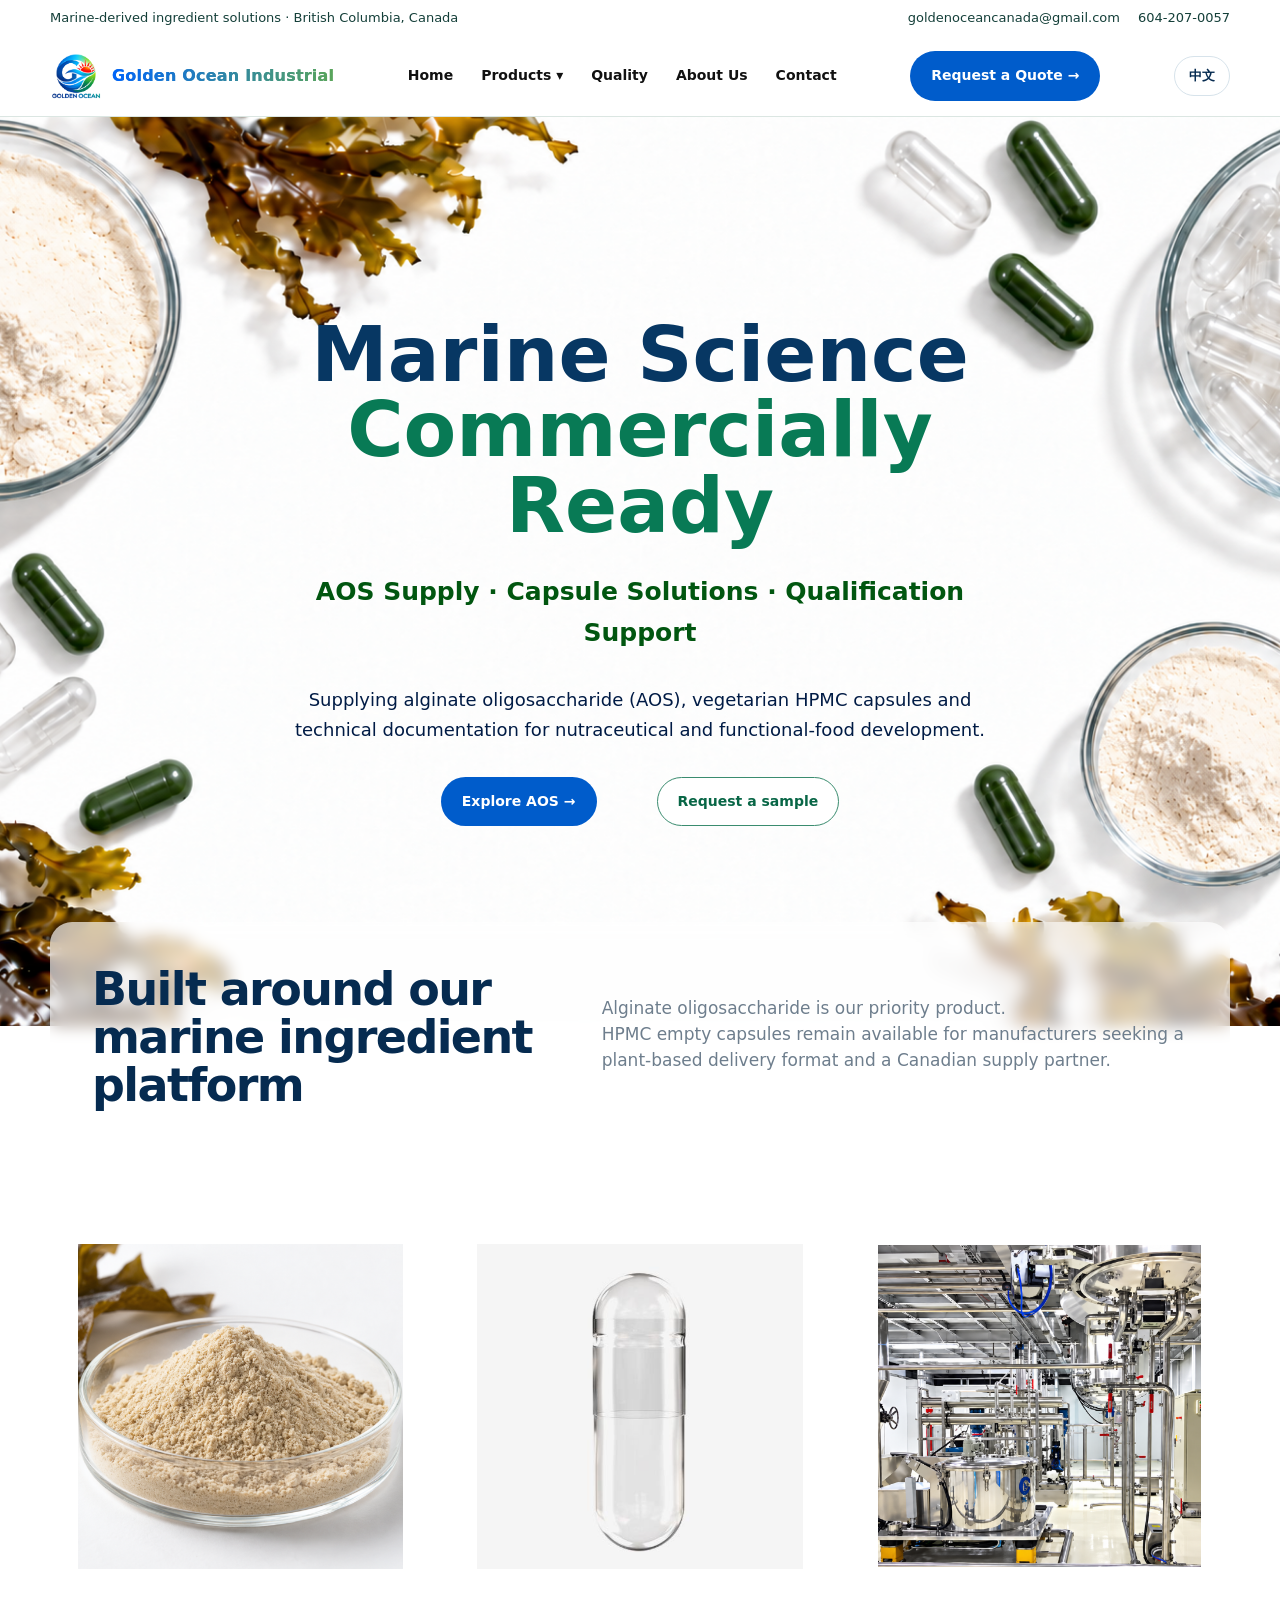
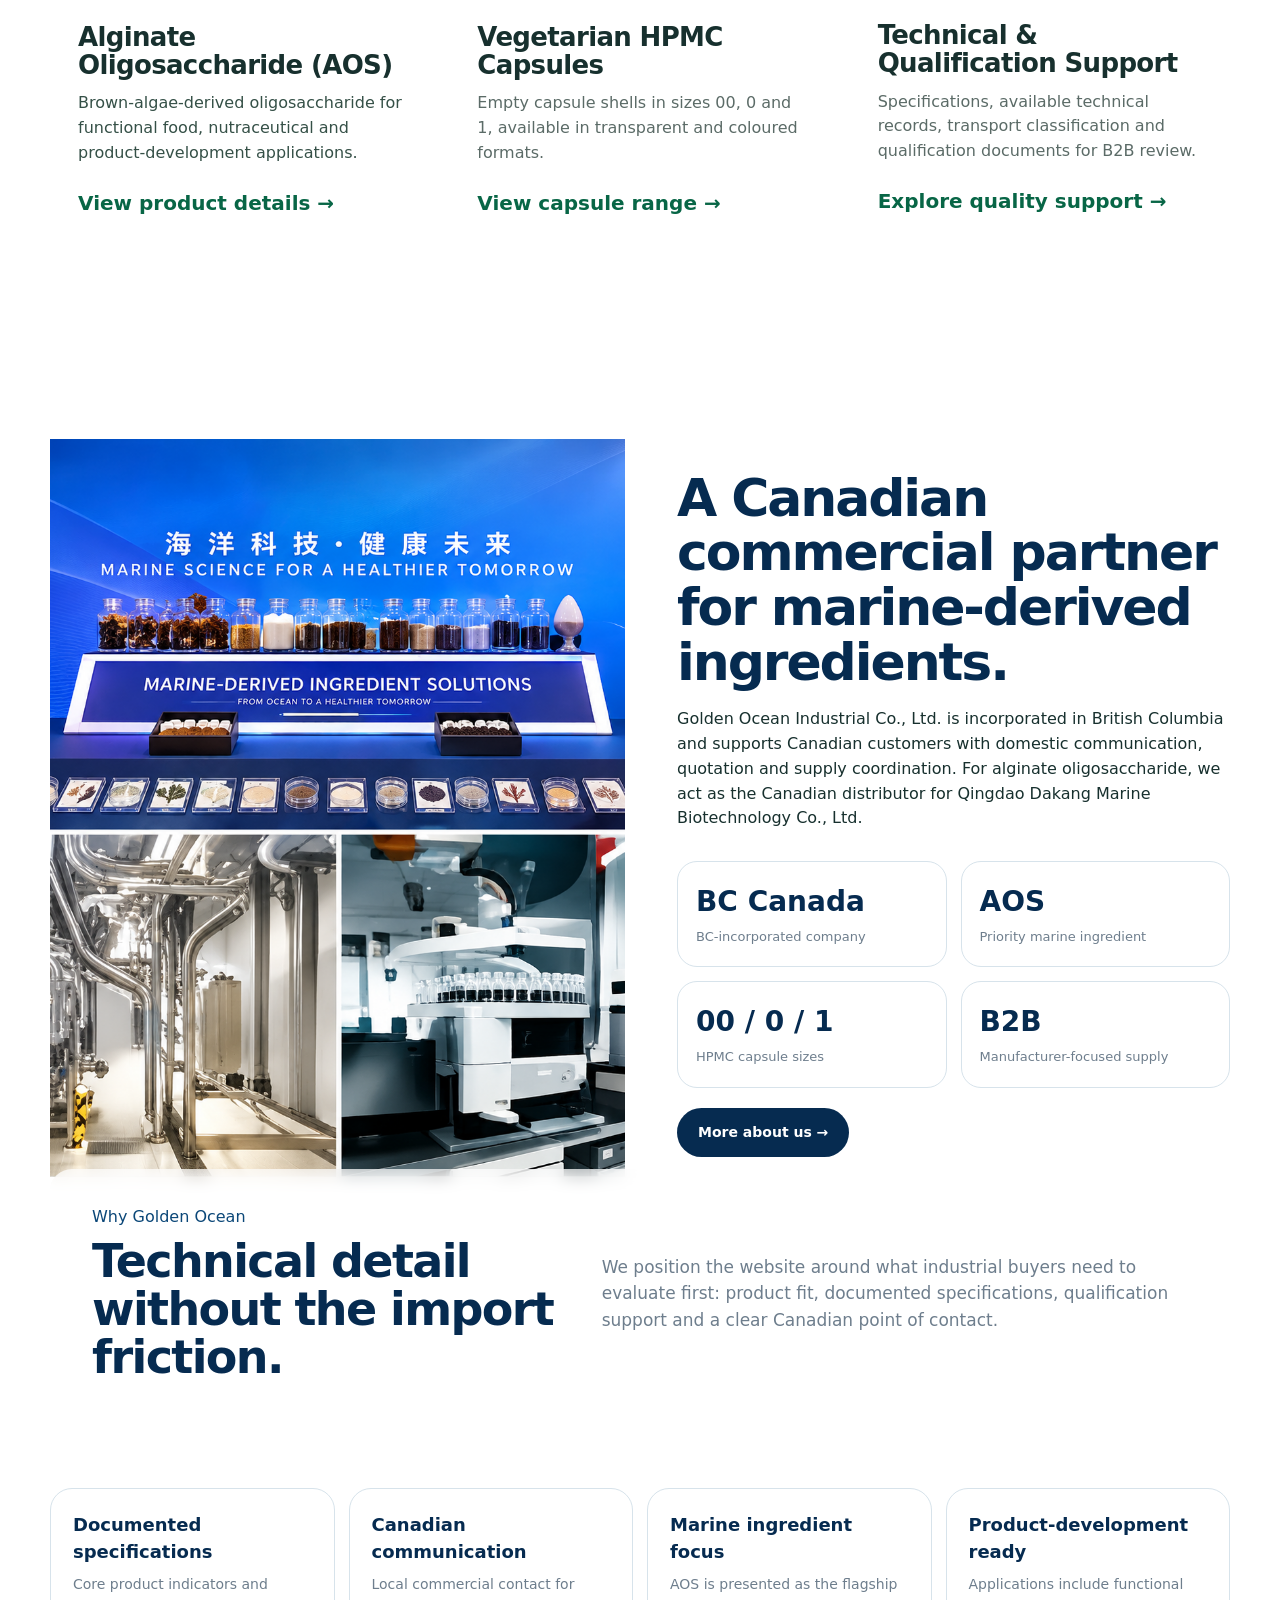
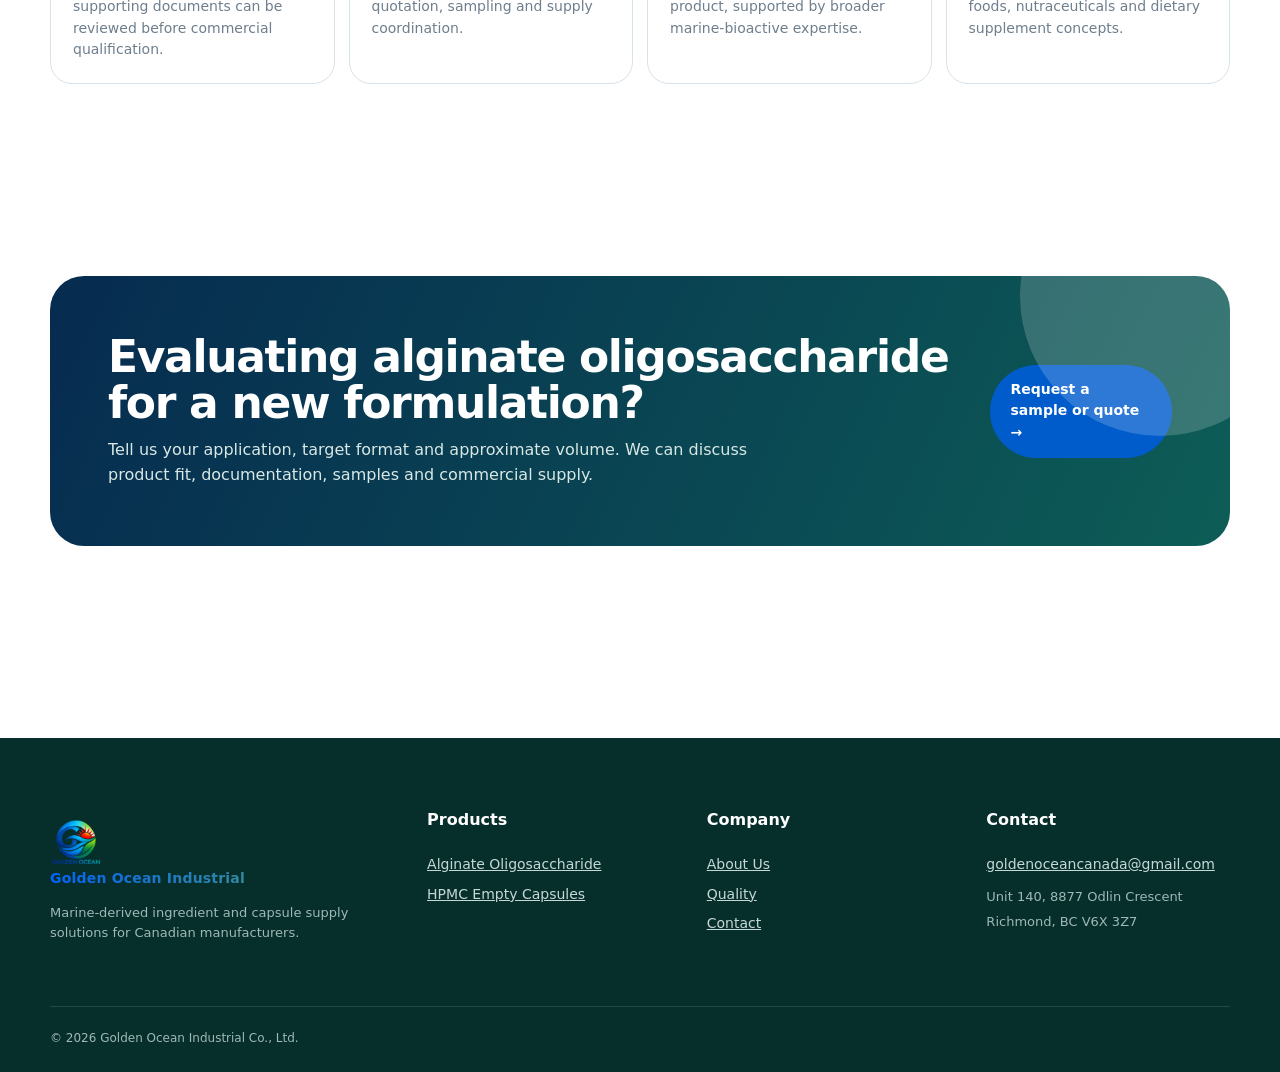
<file: index.html>
<!doctype html>
<html lang="en">

<head>
    <meta charset="utf-8">
    <meta name="viewport" content="width=device-width,initial-scale=1">
    <title>Golden Ocean Industrial | Marine-Derived Ingredients & HPMC Capsules Canada</title>
    <meta name="description"
        content="Golden Ocean Industrial supplies marine-derived alginate oligosaccharide and vegetarian HPMC empty capsule shells to Canadian manufacturers.">
    <link rel="stylesheet" href="assets/css/styles.css">
    <link rel="icon" href="assets/img/golden-ocean-logo.png">
</head>

<body>
    <div class="topbar">
        <div class="container">
            <div>Marine-derived ingredient solutions · British Columbia, Canada</div>
            <div class="right"><span>goldenoceancanada@gmail.com</span><span>604-207-0057</span></div>
        </div>
    </div>
    <nav class="nav">
        <div class="container"><a class="brand" href="index.html">
    <img src="assets/img/golden-ocean-logo.png" alt="Golden Ocean Industrial">
    <span class="brand-text">Golden Ocean Industrial</span>
</a><button class="menu-toggle"aria-label="Menu">☰</button>
            <div class="navlinks"><a href="index.html">Home</a>
                <div class="drop"><a href="#products">Products ▾</a>
                    <div class="dropmenu"><a href="products/alginate-oligosaccharide.html"><strong>Alginate
                                Oligosaccharide</strong><br><small>Featured marine-derived ingredient</small></a><a
                            href="products/hpmc-capsules.html"><strong>HPMC Empty Capsules</strong><br><small>Vegetarian
                                capsule shells</small></a></div>
                </div><a href="quality.html">Quality</a><a href="about.html">About Us</a><a
                    href="contact.html">Contact</a>
            </div><a class="btn primary" href="contact.html">Request a Quote →</a>
        </div>
    </nav>



<header class="hero">
    <div class="   ">

        <div class="hero-content">


            <h1>
                <span class="title-blue">Marine Science</span>
                <span class="title-green"><br>Commercially Ready</span>
        
            </h1>

        

            <p class="lead1">
                AOS Supply   ·   Capsule Solutions   ·   Qualification Support
            </p>
                <p class="lead">
                Supplying alginate oligosaccharide (AOS), vegetarian HPMC capsules
and technical documentation for nutraceutical and functional-food development.
            </p>

            <div class="actions">
                <a class="btn primary"
                   href="products/alginate-oligosaccharide.html">
                    Explore AOS →
                </a>

                <a class="btn outline"
                   href="contact.html">
                    Request a sample
                </a>
            </div>

        </div>

    </div>
</header>



    <main>
        <section class="section alt" id="products">
            <div class="container">
                <div class="section-title">
                
                       
                        <h2>Built around our marine ingredient platform</h2>
                   
                    <p>Alginate oligosaccharide is our priority product. 
                        <br>HPMC empty capsules remain available for
                        manufacturers seeking a plant-based delivery format and a Canadian supply partner.</p>
                </div>
                <div class="grid3">
                    <article class="card featured">
                        <img class="card-img" src="assets/img/AOS.png" alt="Alginate Oligosaccharide">
                        <h3>Alginate Oligosaccharide (AOS)</h3>
                        <p>Brown-algae-derived oligosaccharide for functional food, nutraceutical and
                            product-development applications.</p><a class="card-link"
                            href="products/alginate-oligosaccharide.html">View product details →</a>
                    </article>
                    <article class="card">
                        <img class="card-img" src="assets/img/HPMC.png" alt="Vegetarian HPMC Capsules">
                        <h3>Vegetarian HPMC Capsules</h3>
                        <p>Empty capsule shells in sizes 00, 0 and 1, available in transparent and coloured formats.</p>
                        <a class="card-link" href="products/hpmc-capsules.html">View capsule range →</a>
                    </article>
                    <article class="card dark">
                        <img class="card-img" src="assets/img/TECH.png" alt="Technical & Qualification Support">
                        <h3>Technical & Qualification Support</h3>
                        <p>Specifications, available technical records, transport classification and qualification
                            documents for B2B review.</p><a class="card-link" href="quality.html">Explore quality
                            support →</a>
                    </article>
                </div>
            </div>
        </section>
        <section class="section">
            <div class="container">
                <div class="story">
                    <div class="story-visual"><img src="assets\img\introduce.png" alt="Golden Ocean Industrial">
                    </div>
                    <div class="story-copy">
                        
                        <h2>A Canadian commercial partner for marine-derived ingredients.</h2>
                        <p>Golden Ocean Industrial Co., Ltd. is incorporated in British Columbia and supports Canadian
                            customers with domestic communication, quotation and supply coordination. For alginate
                            oligosaccharide, we act as the Canadian distributor for Qingdao Dakang Marine Biotechnology
                            Co., Ltd.</p>
                        <div class="statrow">
                            <div class="stat"><strong>BC Canada</strong><span>BC-incorporated company</span></div>
                            <div class="stat"><strong>AOS</strong><span>Priority marine ingredient</span></div>
                            <div class="stat"><strong>00 / 0 / 1</strong><span>HPMC capsule sizes</span></div>
                            <div class="stat"><strong>B2B</strong><span>Manufacturer-focused supply</span></div>
                        </div>
                        <div class="actions"><a class="btn dark" href="about.html">More about us →</a></div>
                    </div>
                </div>
            </div>
        </section>
        <section class="section alt">
            <div class="container">
                <div class="section-title">
                    <div>
                        <div class="eyebrow" style="color:var(--ink-2)">Why Golden Ocean</div>
                        <h2>Technical detail without the import friction.</h2>
                    </div>
                    <p>We position the website around what industrial buyers need to evaluate first: product fit,
                        documented specifications, qualification support and a clear Canadian point of contact.</p>
                </div>
                <div class="feature-grid">
                    <div class="feature">
                       
                        <h4>Documented specifications</h4>
                        <p>Core product indicators and supporting documents can be reviewed before commercial
                            qualification.</p>
                    </div>
                    <div class="feature">
                 
                        <h4>Canadian communication</h4>
                        <p>Local commercial contact for quotation, sampling and supply coordination.</p>
                    </div>
                    <div class="feature">
                     
                        <h4>Marine ingredient focus</h4>
                        <p>AOS is presented as the flagship product, supported by broader marine-bioactive expertise.
                        </p>
                    </div>
                    <div class="feature">
                   
                        <h4>Product-development ready</h4>
                        <p>Applications include functional foods, nutraceuticals and dietary supplement concepts.</p>
                    </div>
                </div>
            </div>
        </section>
        <section class="section">
            <div class="container">
                <div class="cta">
                    <div>
                        <h2>Evaluating alginate oligosaccharide for a new formulation?</h2>
                        <p>Tell us your application, target format and approximate volume. We can discuss product fit,
                            documentation, samples and commercial supply.</p>
                    </div><a class="btn primary" href="contact.html">Request a sample or quote →</a>
                </div>
            </div>
        </section>
    </main>
    <footer class="footer">
        <div class="container">
            <div class="footer-grid">
                <div><a class="brand" href="index.html" style="color:white"><img src="assets/img/golden-ocean-logo.png"
                            alt="Golden Ocean logo"><span>Golden Ocean Industrial</span></a>
                    <p class="small">Marine-derived ingredient and capsule supply solutions for Canadian manufacturers.
                    </p>
                </div>
                <div>
                    <h4>Products</h4><a href="products/alginate-oligosaccharide.html">Alginate Oligosaccharide</a><a
                        href="products/hpmc-capsules.html">HPMC Empty Capsules</a>
                </div>
                <div>
                    <h4>Company</h4><a href="about.html">About Us</a><a href="quality.html">Quality</a><a
                        href="contact.html">Contact</a>
                </div>
                <div>
                    <h4>Contact</h4><a
                        href="mailto:goldenoceancanada@gmail.com">goldenoceancanada@gmail.com</a><span
                        class="small">Unit 140, 8877 Odlin Crescent<br>Richmond, BC V6X 3Z7</span>
                </div>
            </div>
            <div class="footline"><span>© 2026 Golden Ocean Industrial Co., Ltd.</span></div>
        </div>
    </footer>
    <script src="assets/js/main.js"></script>
</body>

</html>
</file>
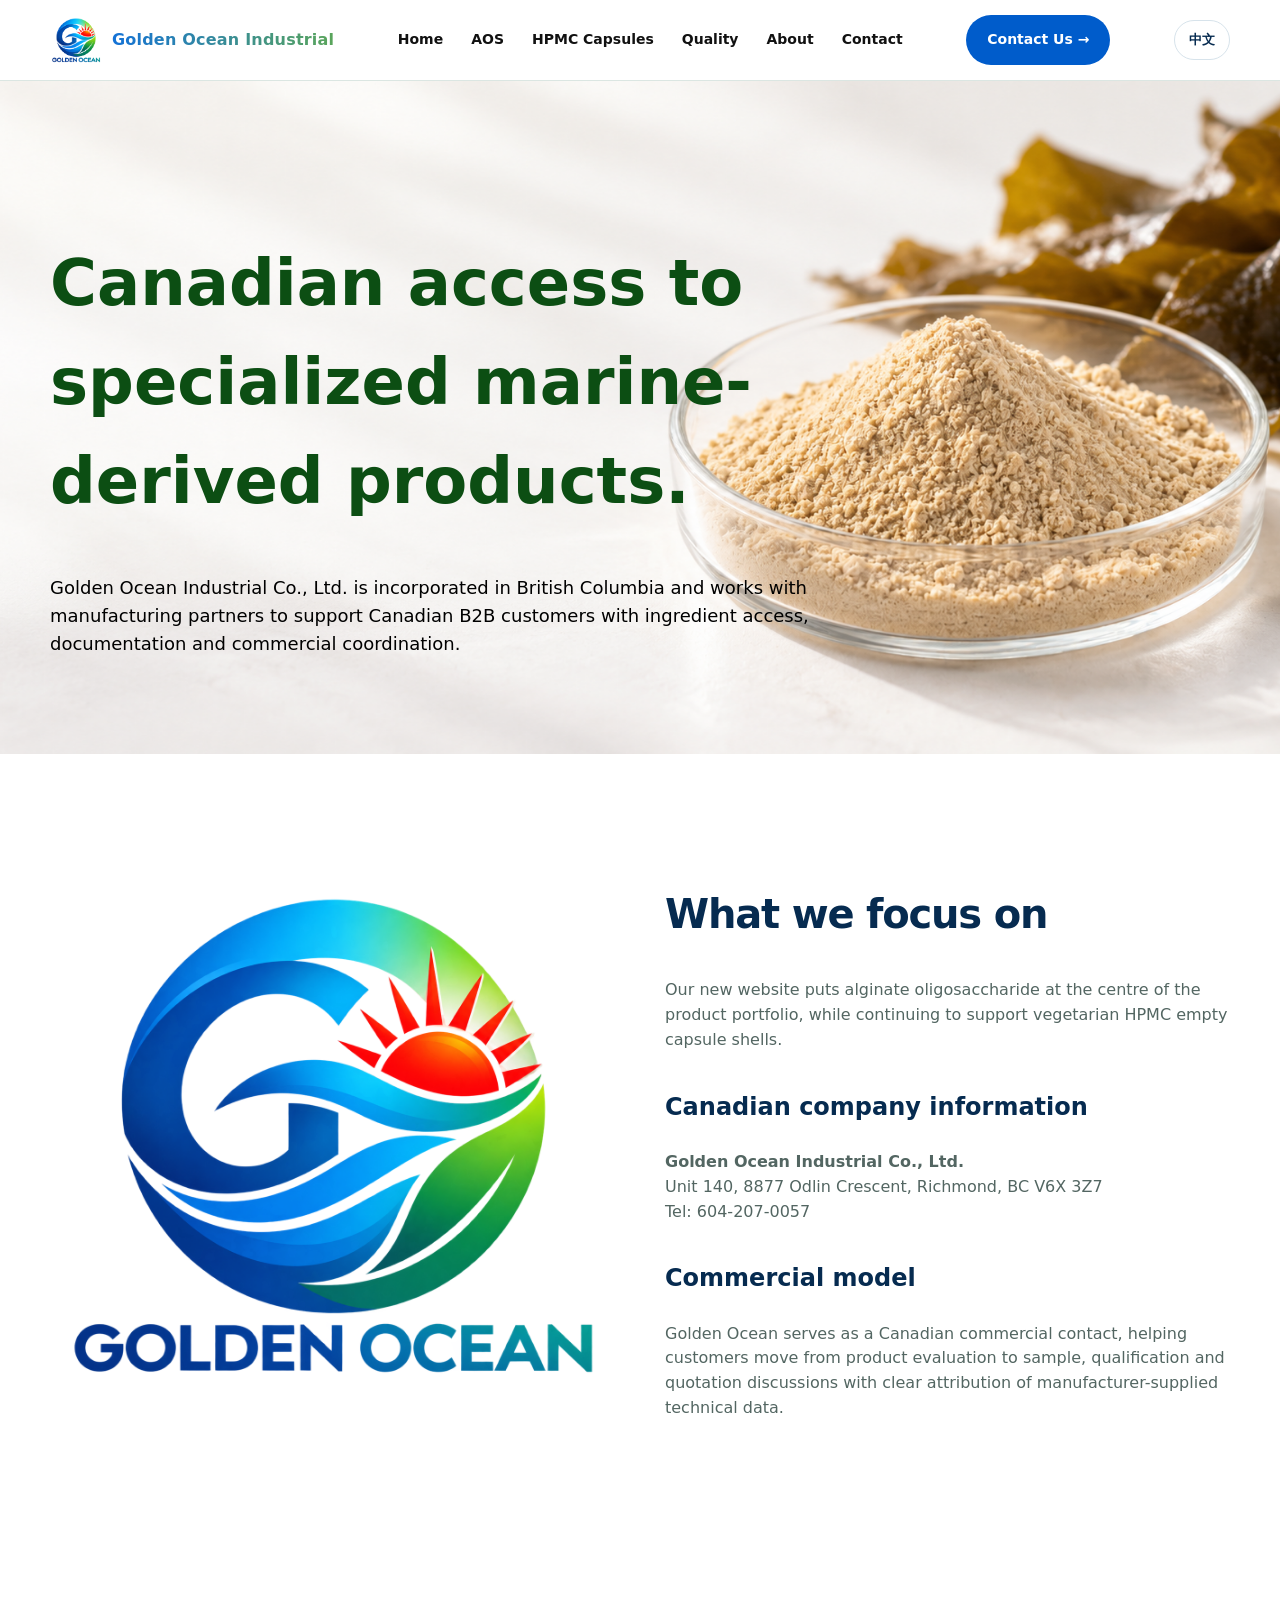
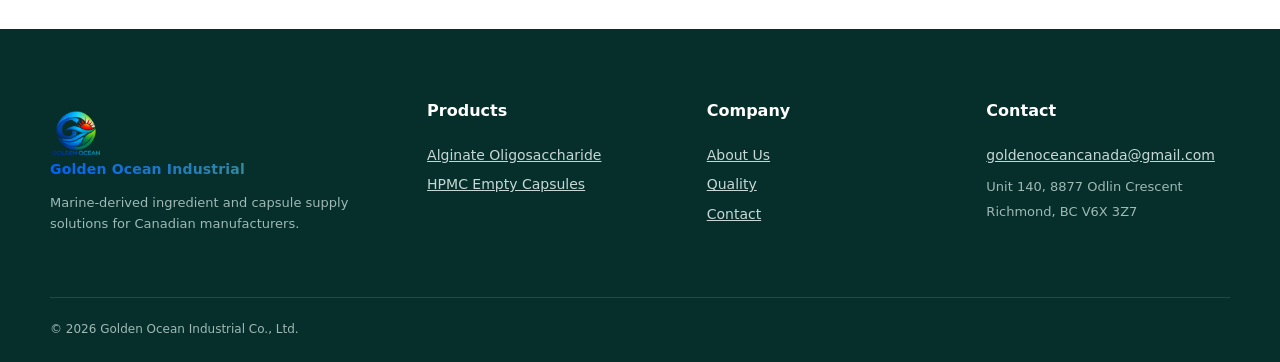
<file: about.html>
<!doctype html>
<html lang="en">

<head>
    <meta charset="utf-8">
    <meta name="viewport" content="width=device-width,initial-scale=1">
    <title>About Golden Ocean Industrial | British Columbia, Canada</title>
    <meta name="description"
        content="About Golden Ocean Industrial Co., Ltd., a British Columbia company supplying marine-derived ingredients and capsule solutions.">
    <link rel="stylesheet" href="assets/css/styles.css">
</head>

<body>
    <nav class="nav">
        <div class="container"><a class="brand" href="index.html"><img
                    src="assets/img/golden-ocean-logo.png"><span>Golden Ocean Industrial</span></a><button
                class="menu-toggle">☰</button>
            <div class="navlinks"><a href="index.html">Home</a><a
                    href="products/alginate-oligosaccharide.html">AOS</a><a href="products/hpmc-capsules.html">HPMC
                    Capsules</a><a href="quality.html">Quality</a><a href="about.html">About</a><a
                    href="contact.html">Contact</a></div><a class="btn primary" href="contact.html">Contact Us →</a>
        </div>
    </nav>
    <header class="page-hero about">
        <div class="container">
            <h1>Canadian access to specialized marine-derived products.</h1>
            <p>Golden Ocean Industrial Co., Ltd. is incorporated in British Columbia and works with manufacturing
                partners to support Canadian B2B customers with ingredient access, documentation and commercial
                coordination.</p>
        </div>
    </header>
    <main>
        <section class="section">
            <div class="container two-col">
                <div class="story-visual"><img src="assets/img/golden-ocean-logo.png"></div>
                <div class="prose">
                    <h2>What we focus on</h2>
                    <p>Our new website puts alginate oligosaccharide at the centre of the product portfolio, while
                        continuing to support vegetarian HPMC empty capsule shells.</p>
                    <h3>Canadian company information</h3>
                    <p><strong>Golden Ocean Industrial Co., Ltd.</strong><br>Unit 140, 8877
                        Odlin Crescent, Richmond, BC V6X 3Z7<br>Tel: 604-207-0057</p>
                    <h3>Commercial model</h3>
                    <p>Golden Ocean serves as a Canadian commercial contact, helping customers move from product
                        evaluation to sample, qualification and quotation discussions with clear attribution of
                        manufacturer-supplied technical data.</p>
                </div>
            </div>
        </section>
    </main>
    <footer class="footer">
        <div class="container">
            <div class="footer-grid">
                <div><a class="brand" href="index.html" style="color:white"><img src="assets/img/golden-ocean-logo.png"
                            alt="Golden Ocean logo"><span>Golden Ocean Industrial</span></a>
                    <p class="small">Marine-derived ingredient and capsule supply solutions for Canadian manufacturers.
                    </p>
                </div>
                <div>
                    <h4>Products</h4><a href="products/alginate-oligosaccharide.html">Alginate Oligosaccharide</a><a
                        href="products/hpmc-capsules.html">HPMC Empty Capsules</a>
                </div>
                <div>
                    <h4>Company</h4><a href="about.html">About Us</a><a href="quality.html">Quality</a><a
                        href="contact.html">Contact</a>
                </div>
                <div>
                    <h4>Contact</h4><a
                        href="mailto:goldenoceancanada@gmail.com">goldenoceancanada@gmail.com</a><span
                        class="small">Unit 140, 8877 Odlin Crescent<br>Richmond, BC V6X 3Z7</span>
                </div>
            </div>
            <div class="footline"><span>© 2026 Golden Ocean Industrial Co., Ltd.</span></div>
        </div>
    </footer>
    <script src="assets/js/main.js"></script>
</body>

</html>
</file>
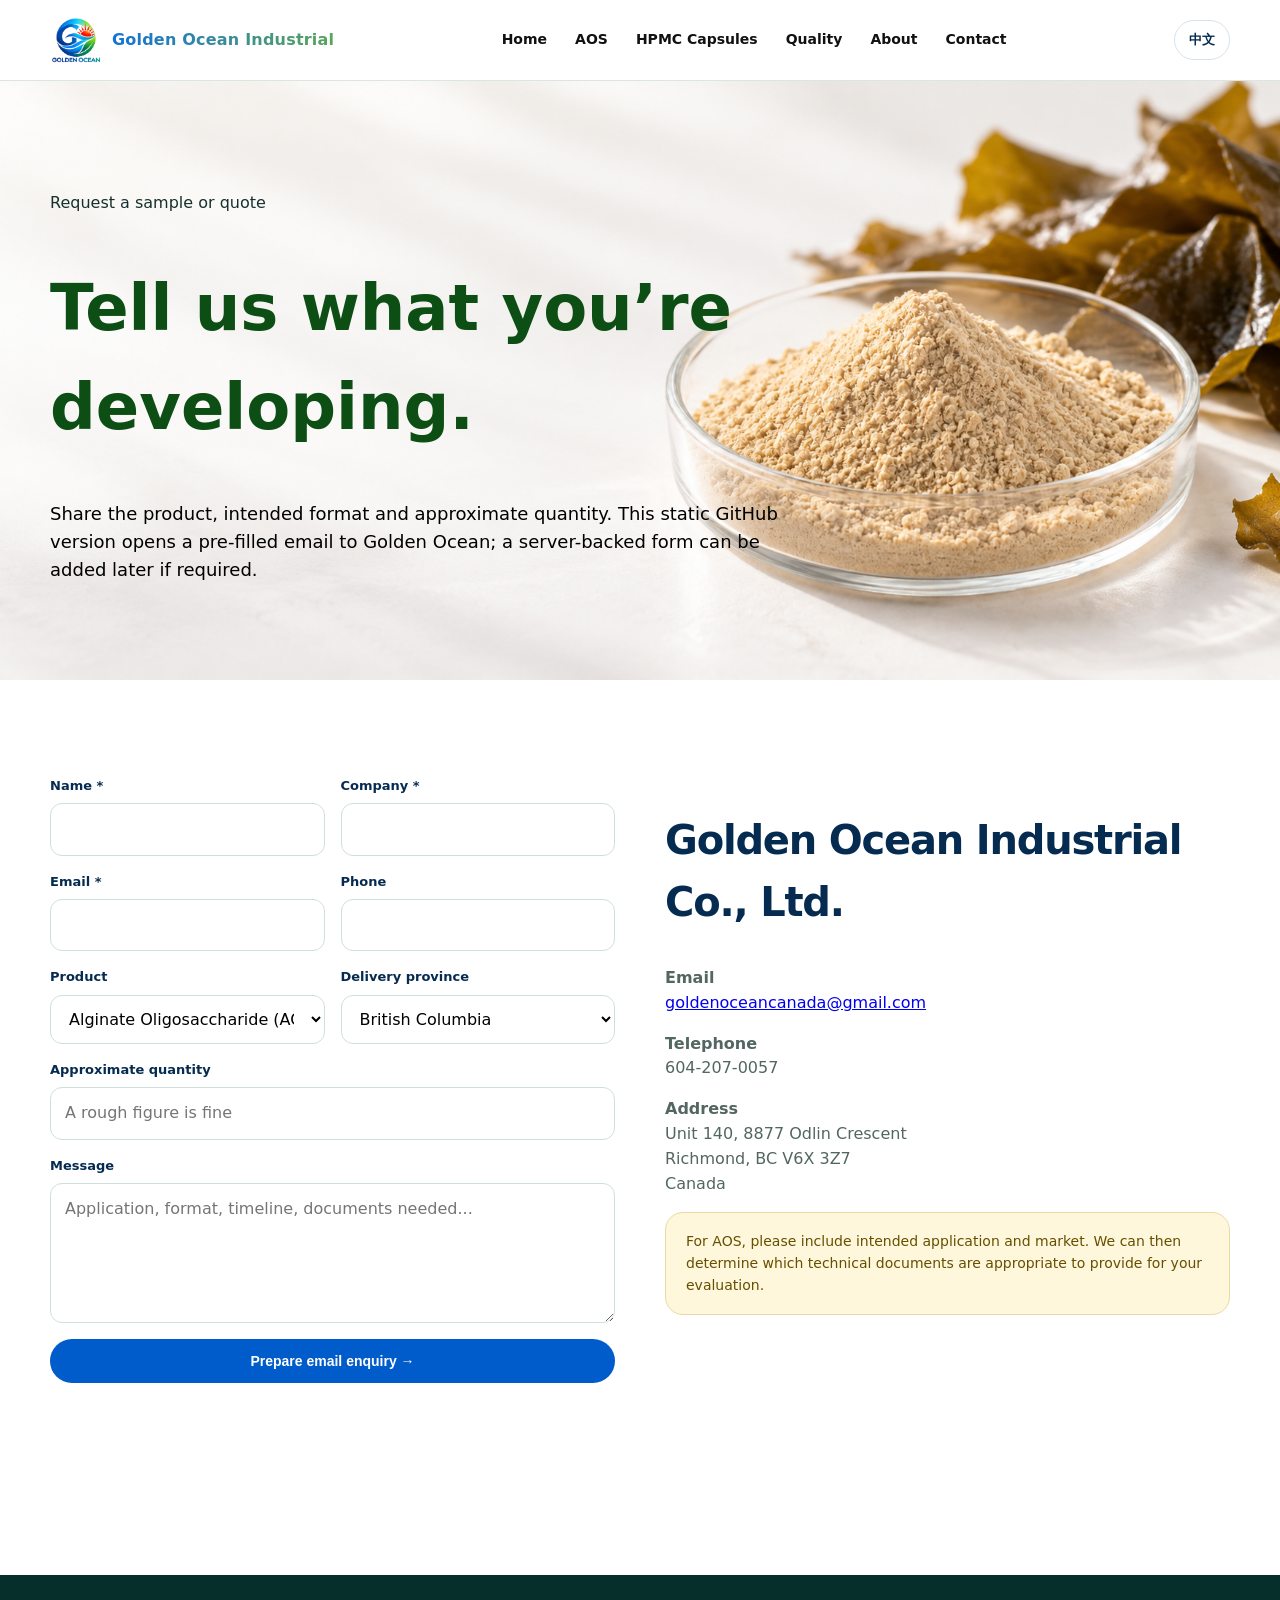
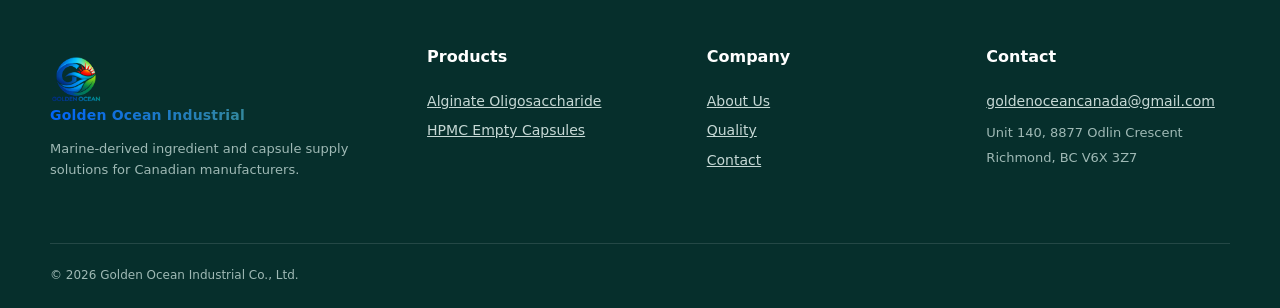
<file: contact.html>
<!doctype html>
<html lang="en">

<head>
    <meta charset="utf-8">
    <meta name="viewport" content="width=device-width,initial-scale=1">
    <title>Contact & Request a Quote | Golden Ocean Industrial</title>
    <meta name="description"
        content="Request a sample, technical information or commercial quote from Golden Ocean Industrial.">
    <link rel="stylesheet" href="assets/css/styles.css">
</head>

<body>
    <nav class="nav">
        <div class="container"><a class="brand" href="index.html"><img
                    src="assets/img/golden-ocean-logo.png"><span>Golden Ocean Industrial</span></a><button
                class="menu-toggle">☰</button>
            <div class="navlinks"><a href="index.html">Home</a><a
                    href="products/alginate-oligosaccharide.html">AOS</a><a href="products/hpmc-capsules.html">HPMC
                    Capsules</a><a href="quality.html">Quality</a><a href="about.html">About</a><a
                    href="contact.html">Contact</a></div>
        </div>
    </nav>
    <header class="page-hero">
        <div class="container">
            <div class="eyebrow">Request a sample or quote</div>
            <h1>Tell us what you’re developing.</h1>
            <p>Share the product, intended format and approximate quantity. This static GitHub version opens a
                pre-filled email to Golden Ocean; a server-backed form can be added later if required.</p>
        </div>
    </header>
    <main>
        <section class="section">
            <div class="container two-col">
                <div>
                    <form onsubmit="submitQuote(event)">
                        <div class="formgrid">
                            <div class="field"><label>Name *</label><input name="name" required></div>
                            <div class="field"><label>Company *</label><input name="company" required></div>
                            <div class="field"><label>Email *</label><input type="email" name="email" required></div>
                            <div class="field"><label>Phone</label><input name="phone"></div>
                            <div class="field"><label>Product</label><select name="product">
                                    <option>Alginate Oligosaccharide (AOS)</option>
                                    <option>HPMC Empty Capsules</option>
                                    <option>Technical documentation</option>
                                    <option>Other / Not sure</option>
                                </select></div>
                            <div class="field"><label>Delivery province</label><select name="province">
                                    <option>British Columbia</option>
                                    <option>Alberta</option>
                                    <option>Saskatchewan</option>
                                    <option>Manitoba</option>
                                    <option>Ontario</option>
                                    <option>Quebec</option>
                                    <option>New Brunswick</option>
                                    <option>Nova Scotia</option>
                                    <option>Prince Edward Island</option>
                                    <option>Newfoundland and Labrador</option>
                                    <option>Outside Canada</option>
                                </select></div>
                            <div class="field full"><label>Approximate quantity</label><input name="quantity"
                                    placeholder="A rough figure is fine"></div>
                            <div class="field full"><label>Message</label><textarea name="message"
                                    placeholder="Application, format, timeline, documents needed..."></textarea></div>
                            <div class="field full"><button class="btn primary" type="submit">Prepare email enquiry
                                    →</button></div>
                        </div>
                    </form>
                </div>
                <div class="prose">
                    <h2>Golden Ocean Industrial Co., Ltd.</h2>
                    <p><strong>Email</strong><br><a
                            href="mailto:goldenoceancanada@gmail.com">goldenoceancanada@gmail.com</a></p>
                    <p><strong>Telephone</strong><br>604-207-0057</p>
                    <p><strong>Address</strong><br>Unit 140, 8877 Odlin Crescent<br>Richmond, BC V6X 3Z7<br>Canada</p>
                    <div class="notice">For AOS, please include intended application and market. We can then determine
                        which technical documents are appropriate to provide for your evaluation.</div>
                </div>
            </div>
        </section>
    </main>
    <footer class="footer">
        <div class="container">
            <div class="footer-grid">
                <div><a class="brand" href="index.html" style="color:white"><img src="assets/img/golden-ocean-logo.png"
                            alt="Golden Ocean logo"><span>Golden Ocean Industrial</span></a>
                    <p class="small">Marine-derived ingredient and capsule supply solutions for Canadian manufacturers.
                    </p>
                </div>
                <div>
                    <h4>Products</h4><a href="products/alginate-oligosaccharide.html">Alginate Oligosaccharide</a><a
                        href="products/hpmc-capsules.html">HPMC Empty Capsules</a>
                </div>
                <div>
                    <h4>Company</h4><a href="about.html">About Us</a><a href="quality.html">Quality</a><a
                        href="contact.html">Contact</a>
                </div>
                <div>
                    <h4>Contact</h4><a
                        href="mailto:goldenoceancanada@gmail.com">goldenoceancanada@gmail.com</a><span
                        class="small">Unit 140, 8877 Odlin Crescent<br>Richmond, BC V6X 3Z7</span>
                </div>
            </div>
            <div class="footline"><span>© 2026 Golden Ocean Industrial Co., Ltd.</span></div>
        </div>
    </footer>
    <script src="assets/js/main.js"></script>
</body>

</html>
</file>
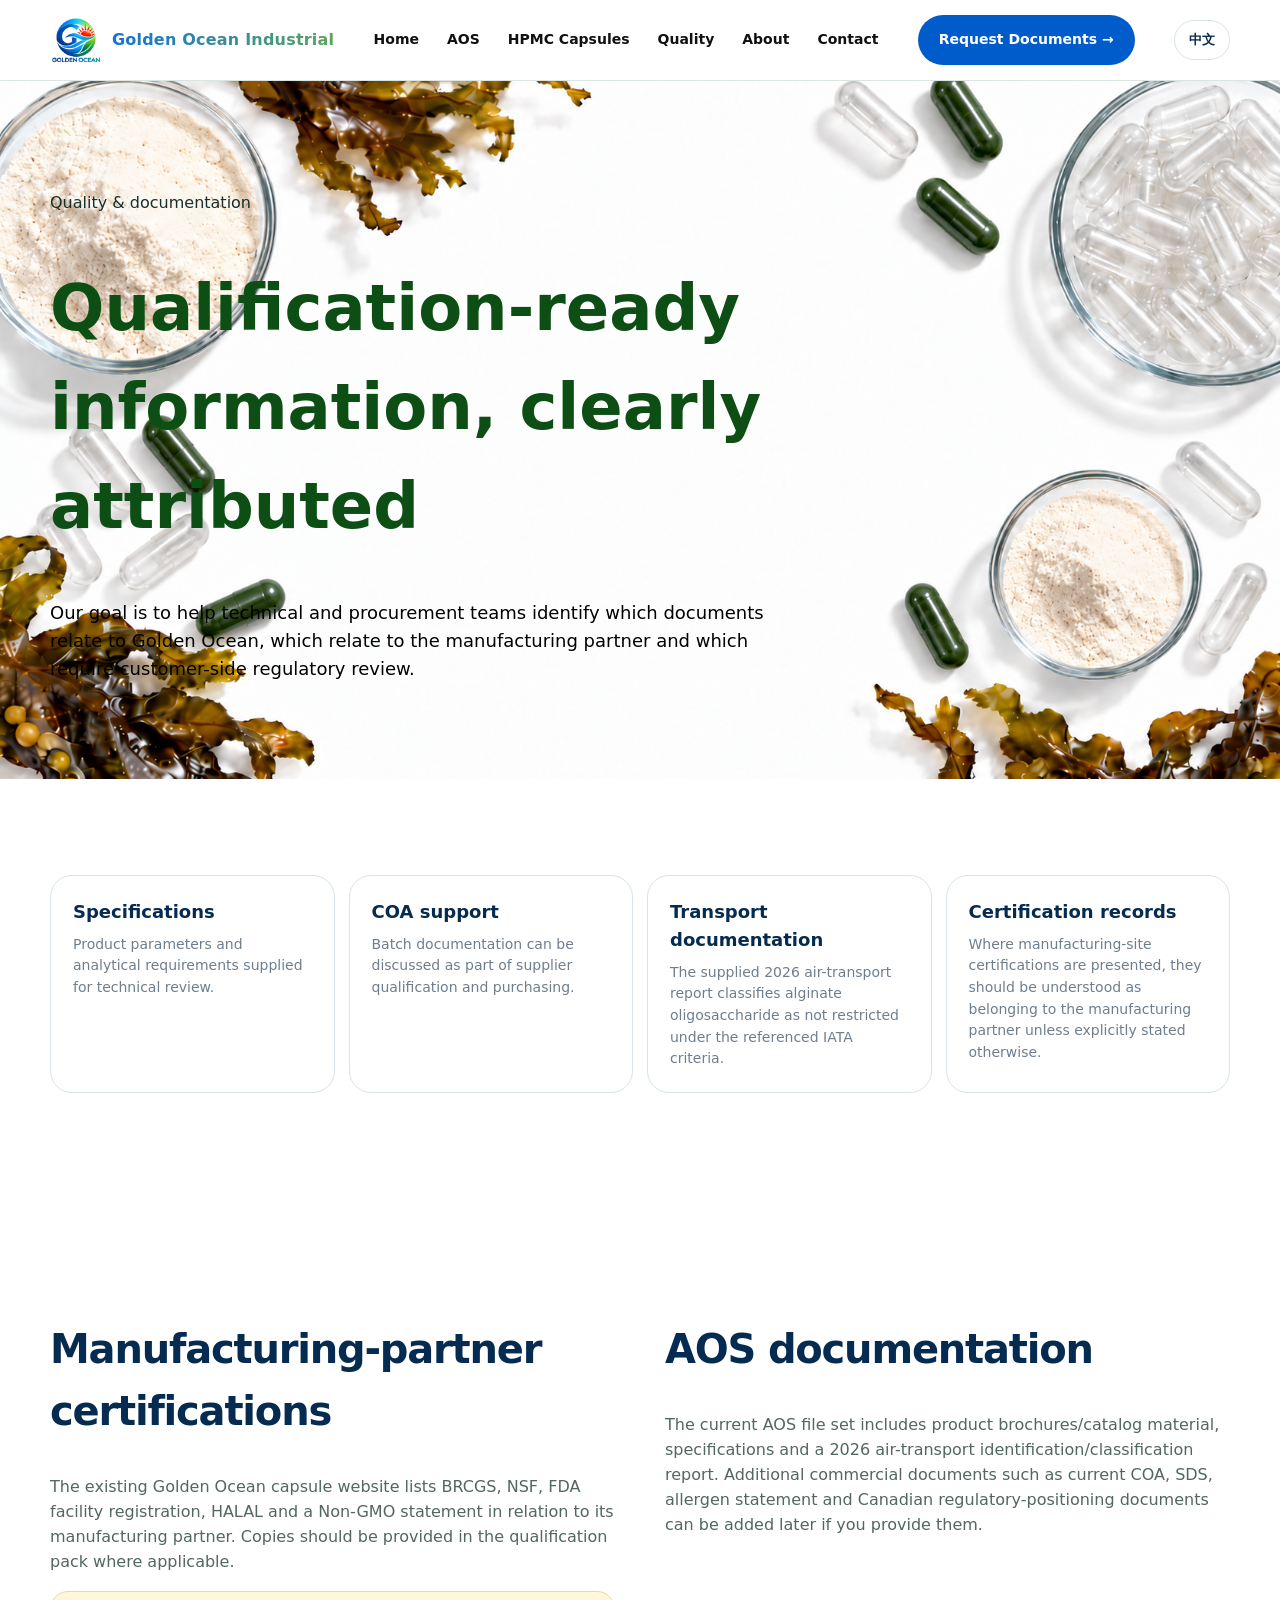
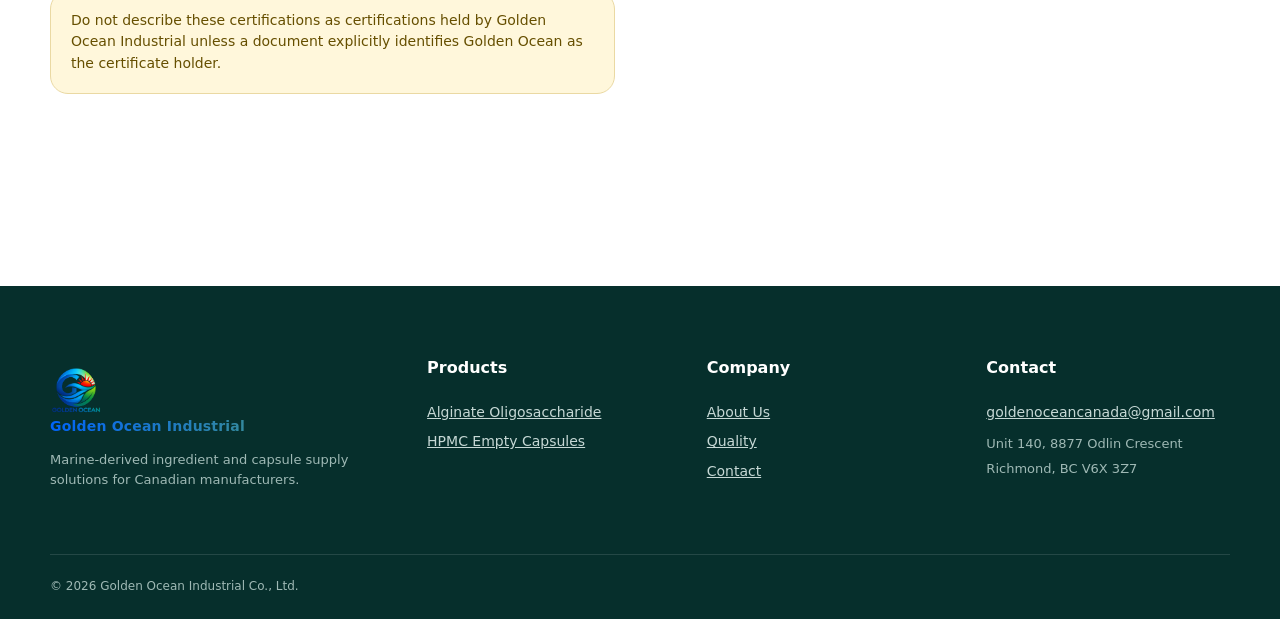
<file: quality.html>
<!doctype html>
<html lang="en">

<head>
    <meta charset="utf-8">
    <meta name="viewport" content="width=device-width,initial-scale=1">
    <title>Quality & Documentation | Golden Ocean Industrial</title>
    <meta name="description"
        content="Golden Ocean Industrial quality documentation and supplier qualification support.">
    <link rel="stylesheet" href="assets/css/styles.css">
</head>

<body>
    <nav class="nav">
        <div class="container"><a class="brand" href="index.html"><img
                    src="assets/img/golden-ocean-logo.png"><span>Golden Ocean Industrial</span></a><button
                class="menu-toggle">☰</button>
            <div class="navlinks"><a href="index.html">Home</a><a
                    href="products/alginate-oligosaccharide.html">AOS</a><a href="products/hpmc-capsules.html">HPMC
                    Capsules</a><a href="quality.html">Quality</a><a href="about.html">About</a><a
                    href="contact.html">Contact</a></div><a class="btn primary" href="contact.html">Request Documents
                →</a>
        </div>
    </nav>
    <header class="page-hero quality-hero">
        <div class="container">
            <div class="eyebrow">Quality & documentation</div>
            <h1>Qualification-ready information, clearly attributed</h1>
            <p>Our goal is to help technical and procurement teams identify which documents relate to Golden Ocean,
                which relate to the manufacturing partner and which require customer-side regulatory review.</p>
        </div>
    </header>
    <main>
        <section class="section">
            <div class="container">
                <div class="feature-grid">
                    <div class="feature">
                       
                        <h4>Specifications</h4>
                        <p>Product parameters and analytical requirements supplied for technical review.</p>
                    </div>
                    <div class="feature">
                    
                        <h4>COA support</h4>
                        <p>Batch documentation can be discussed as part of supplier qualification and purchasing.</p>
                    </div>
                    <div class="feature">
                   
                        <h4>Transport documentation</h4>
                        <p>The supplied 2026 air-transport report classifies alginate oligosaccharide as not restricted
                            under the referenced IATA criteria.</p>
                    </div>
                    <div class="feature">
                 
                        <h4>Certification records</h4>
                        <p>Where manufacturing-site certifications are presented, they should be understood as belonging
                            to the manufacturing partner unless explicitly stated otherwise.</p>
                    </div>
                </div>
            </div>
        </section>
        <section class="section alt">
            <div class="container two-col">
                <div class="prose">
                    <h2>Manufacturing-partner certifications</h2>
                    <p>The existing Golden Ocean capsule website lists BRCGS, NSF, FDA facility registration, HALAL and
                        a Non-GMO statement in relation to its manufacturing partner. Copies should be provided in the
                        qualification pack where applicable.</p>
                    <div class="notice">Do not describe these certifications as certifications held by Golden Ocean
                        Industrial unless a document explicitly identifies Golden Ocean as the certificate holder.</div>
                </div>
                <div class="prose">
                    <h2>AOS documentation</h2>
                    <p>The current AOS file set includes product brochures/catalog material, specifications and a 2026
                        air-transport identification/classification report. Additional commercial documents such as
                        current COA, SDS, allergen statement and Canadian regulatory-positioning documents can be added
                        later if you provide them.</p>
                </div>
            </div>
        </section>
    </main>
    <footer class="footer">
        <div class="container">
            <div class="footer-grid">
                <div><a class="brand" href="index.html" style="color:white"><img src="assets/img/golden-ocean-logo.png"
                            alt="Golden Ocean logo"><span>Golden Ocean Industrial</span></a>
                    <p class="small">Marine-derived ingredient and capsule supply solutions for Canadian manufacturers.
                    </p>
                </div>
                <div>
                    <h4>Products</h4><a href="products/alginate-oligosaccharide.html">Alginate Oligosaccharide</a><a
                        href="products/hpmc-capsules.html">HPMC Empty Capsules</a>
                </div>
                <div>
                    <h4>Company</h4><a href="about.html">About Us</a><a href="quality.html">Quality</a><a
                        href="contact.html">Contact</a>
                </div>
                <div>
                    <h4>Contact</h4><a
                        href="mailto:goldenoceancanada@gmail.com">goldenoceancanada@gmail.com</a><span
                        class="small">Unit 140, 8877 Odlin Crescent<br>Richmond, BC V6X 3Z7</span>
                </div>
            </div>
            <div class="footline"><span>© 2026 Golden Ocean Industrial Co., Ltd.</span></div>
        </div>
    </footer>
    <script src="assets/js/main.js"></script>
</body>

</html>
</file>
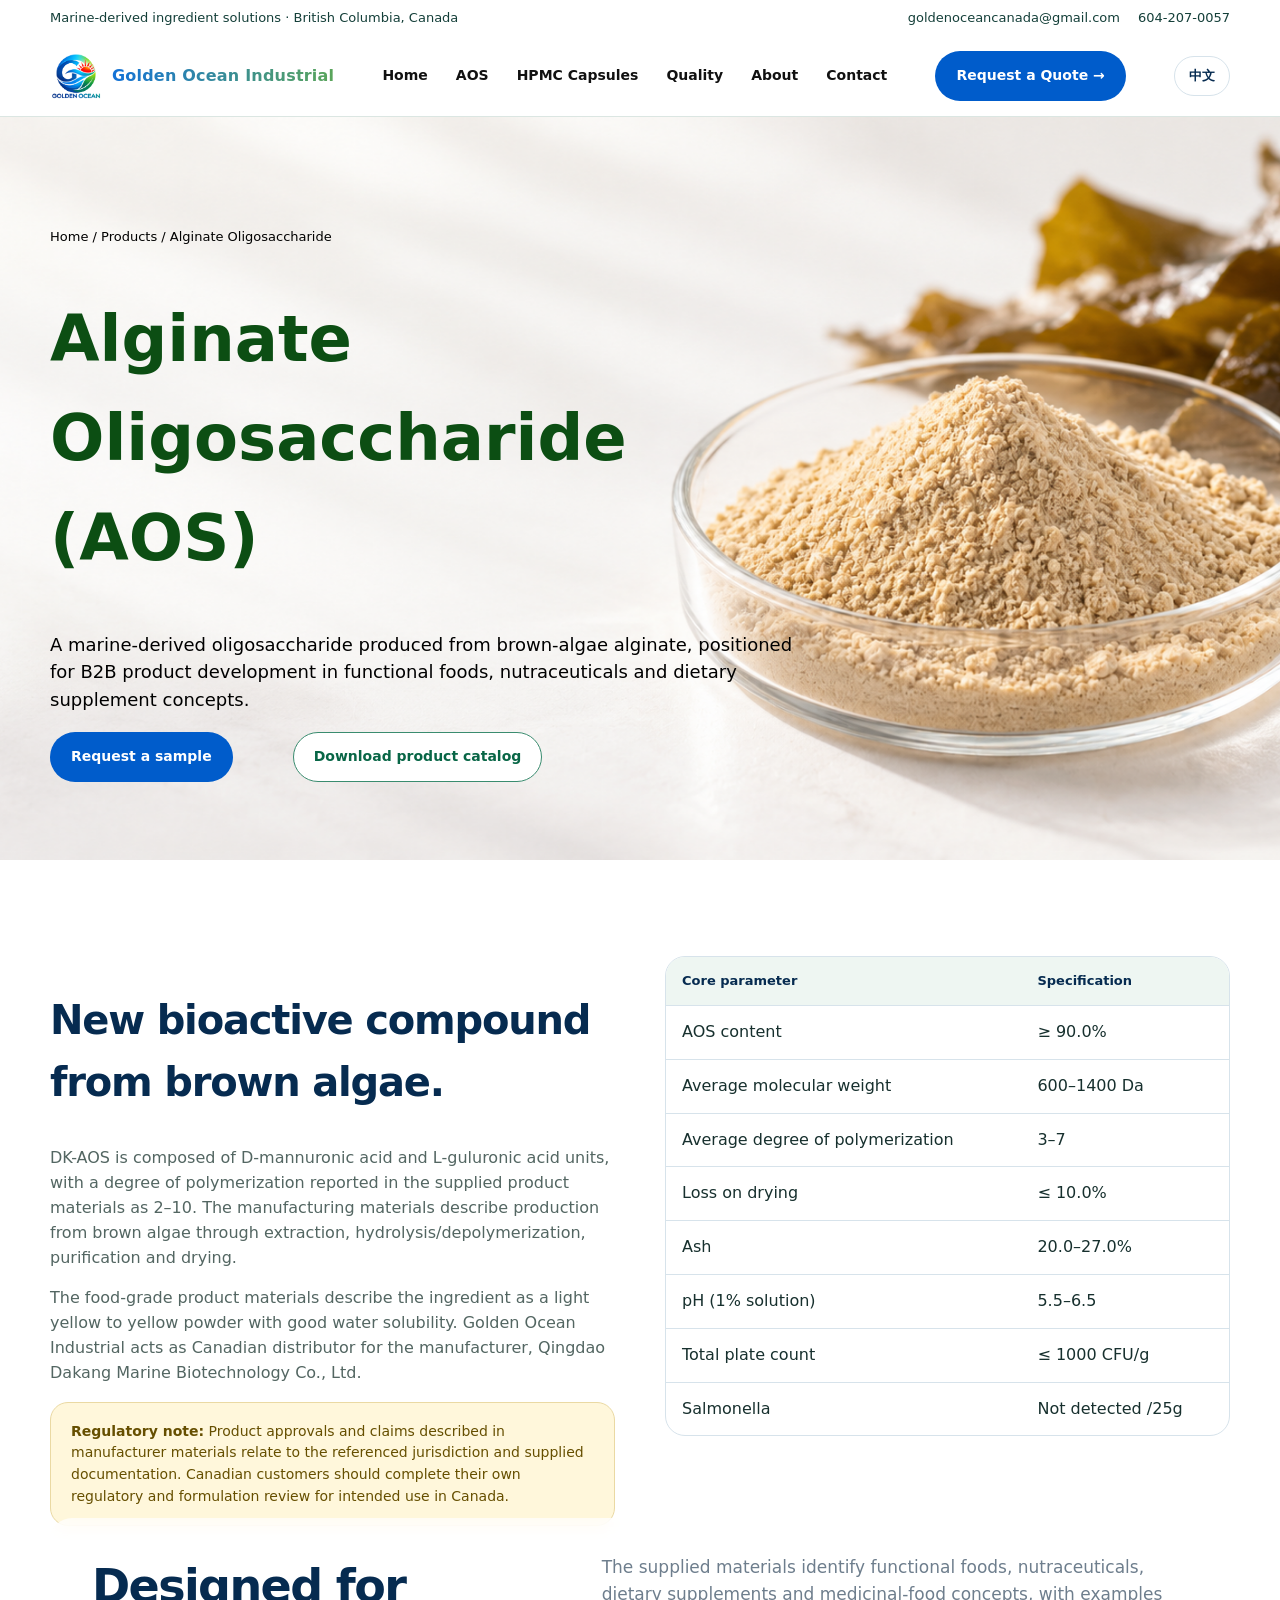
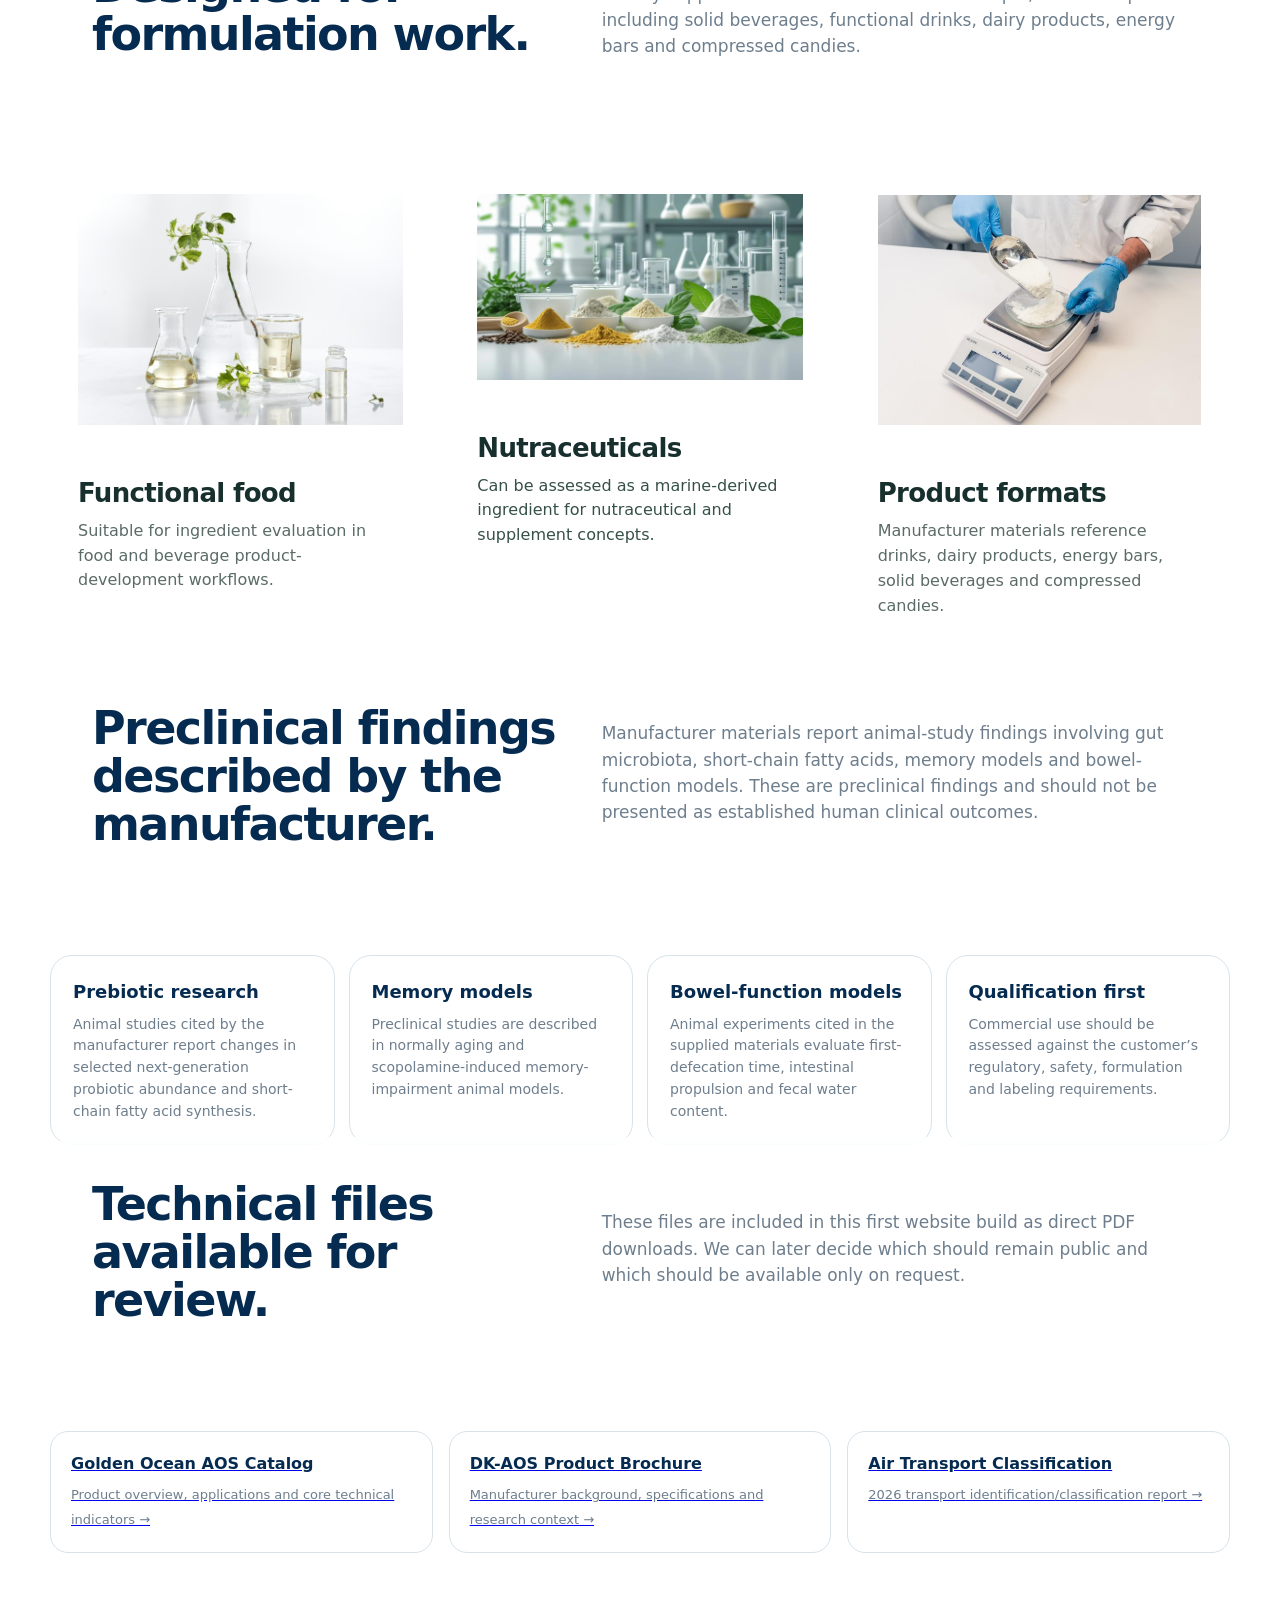
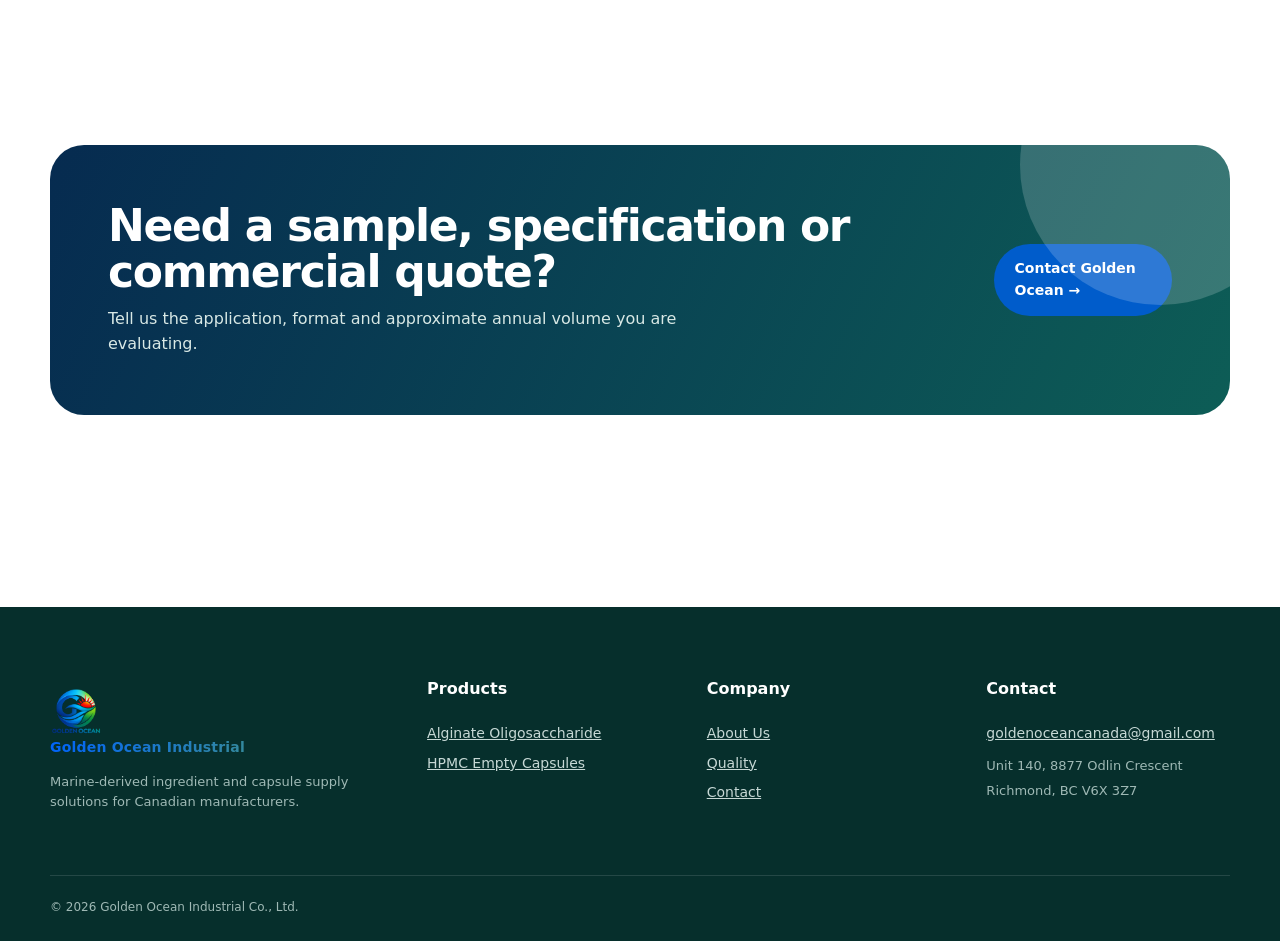
<file: products/alginate-oligosaccharide.html>
<!doctype html>
<html lang="en">

<head>
    <meta charset="utf-8">
    <meta name="viewport" content="width=device-width,initial-scale=1">
    <title>Alginate Oligosaccharide (AOS) | Golden Ocean Industrial</title>
    <meta name="description"
        content="Alginate oligosaccharide (AOS), a brown-algae-derived marine oligosaccharide supplied by Golden Ocean Industrial in Canada.">
    <link rel="stylesheet" href="../assets/css/styles.css">
    <link rel="icon" href="../assets/img/golden-ocean-logo.png">
</head>

<body>
    <div class="topbar">
        <div class="container">
            <div>Marine-derived ingredient solutions · British Columbia, Canada</div>
            <div class="right"><span>goldenoceancanada@gmail.com</span><span>604-207-0057</span></div>
        </div>
    </div>
    <nav class="nav">
        <div class="container"><a class="brand" href="../index.html"><img src="../assets/img/golden-ocean-logo.png"
                    alt="Golden Ocean logo"><span>Golden Ocean Industrial</span></a><button
                class="menu-toggle">☰</button>
            <div class="navlinks"><a href="../index.html">Home</a><a href="alginate-oligosaccharide.html">AOS</a><a
                    href="hpmc-capsules.html">HPMC Capsules</a><a href="../quality.html">Quality</a><a
                    href="../about.html">About</a><a href="../contact.html">Contact</a></div><a class="btn primary"
                href="../contact.html">Request a Quote →</a>
        </div>
    </nav>
    <header class="page-hero">
        <div class="container">
            <div class="breadcrumb">Home / Products / Alginate Oligosaccharide</div>
            
            <h1>Alginate<br> Oligosaccharide <br>(AOS)</h1>
            <p>A marine-derived oligosaccharide produced from brown-algae alginate, positioned for B2B product
                development in functional foods, nutraceuticals and dietary supplement concepts.</p>
            <div class="actions"><a class="btn primary" href="../contact.html">Request a sample</a><a
                    class="btn outline" href="../docs/Golden-Ocean-AOS-Catalog.pdf">Download product catalog</a></div>
        </div>
    </header>
    <main>
        <section class="section">
            <div class="container two-col">
                <div class="prose">
                 
                    <h2>New bioactive compound from brown algae.</h2>
                    <p>DK-AOS is composed of D-mannuronic acid and L-guluronic acid units, with a degree of
                        polymerization reported in the supplied product materials as 2–10. The manufacturing materials
                        describe production from brown algae through extraction, hydrolysis/depolymerization,
                        purification and drying.</p>
                    <p>The food-grade product materials describe the ingredient as a light yellow to yellow powder with
                        good water solubility. Golden Ocean Industrial acts as Canadian distributor for the
                        manufacturer, Qingdao Dakang Marine Biotechnology Co., Ltd.</p>
                    <div class="notice"><strong>Regulatory note:</strong> Product approvals and claims described in
                        manufacturer materials relate to the referenced jurisdiction and supplied documentation.
                        Canadian customers should complete their own regulatory and formulation review for intended use
                        in Canada.</div>
                </div>
                <div>
                    <table class="spec-table">
                        <thead>
                            <tr>
                                <th>Core parameter</th>
                                <th>Specification</th>
                            </tr>
                        </thead>
                        <tbody>
                            <tr>
                                <td>AOS content</td>
                                <td>≥ 90.0%</td>
                            </tr>
                            <tr>
                                <td>Average molecular weight</td>
                                <td>600–1400 Da</td>
                            </tr>
                            <tr>
                                <td>Average degree of polymerization</td>
                                <td>3–7</td>
                            </tr>
                            <tr>
                                <td>Loss on drying</td>
                                <td>≤ 10.0%</td>
                            </tr>
                            <tr>
                                <td>Ash</td>
                                <td>20.0–27.0%</td>
                            </tr>
                            <tr>
                                <td>pH (1% solution)</td>
                                <td>5.5–6.5</td>
                            </tr>
                            <tr>
                                <td>Total plate count</td>
                                <td>≤ 1000 CFU/g</td>
                            </tr>
                            <tr>
                                <td>Salmonella</td>
                                <td>Not detected /25g</td>
                            </tr>
                        </tbody>
                    </table>
                </div>
            </div>
        </section>
        <section class="section alt">
            <div class="container">
                <div class="section-title">
                    <div>
                       
                        <h2>Designed for formulation work.</h2>
                    </div>
                    <p>The supplied materials identify functional foods, nutraceuticals, dietary supplements and
                        medicinal-food concepts, with examples including solid beverages, functional drinks, dairy
                        products, energy bars and compressed candies.</p>
                </div>
                <div class="grid3">
                    <div class="card">
                       <img src="../assets/img/功能.jfif"
         alt="Nutraceuticals"
         class="application-img">

                        <h3>Functional food</h3>
                        <p>Suitable for ingredient evaluation in food and beverage product-development workflows.</p>
                    </div>
                    <div class="card featured">
                        <img src="../assets/img/保健品.jfif"
         alt="Nutraceuticals"
         class="application-img">
                        <h3>Nutraceuticals</h3>
                        <p>Can be assessed as a marine-derived ingredient for nutraceutical and supplement concepts.</p>
                    </div>
                    <div class="card dark">
                        <img src="../assets/img/规格.jfif"
         alt="Nutraceuticals"
         class="application-img">
                        <h3>Product formats</h3>
                        <p>Manufacturer materials reference drinks, dairy products, energy bars, solid beverages and
                            compressed candies.</p>
                    </div>
                </div>
            </div>
        </section>
        <section class="section">
            <div class="container">
                <div class="section-title">
                    <div>
                     
                        <h2>Preclinical findings described by the manufacturer.</h2>
                    </div>
                    <p>Manufacturer materials report animal-study findings involving gut microbiota, short-chain fatty
                        acids, memory models and bowel-function models. These are preclinical findings and should not be
                        presented as established human clinical outcomes.</p>
                </div>
                <div class="feature-grid">
                    <div class="feature">
                    
                        <h4>Prebiotic research</h4>
                        <p>Animal studies cited by the manufacturer report changes in selected next-generation probiotic
                            abundance and short-chain fatty acid synthesis.</p>
                    </div>
                    <div class="feature">
                      
                        <h4>Memory models</h4>
                        <p>Preclinical studies are described in normally aging and scopolamine-induced memory-impairment
                            animal models.</p>
                    </div>
                    <div class="feature">
                     
                        <h4>Bowel-function models</h4>
                        <p>Animal experiments cited in the supplied materials evaluate first-defecation time, intestinal
                            propulsion and fecal water content.</p>
                    </div>
                    <div class="feature">
                   
                        <h4>Qualification first</h4>
                        <p>Commercial use should be assessed against the customer’s regulatory, safety, formulation and
                            labeling requirements.</p>
                    </div>
                </div>
            </div>
        </section>
        <section class="section alt">
            <div class="container">
                <div class="section-title">
                    <div>
                  
                        <h2>Technical files available for review.</h2>
                    </div>
                    <p>These files are included in this first website build as direct PDF downloads. We can later decide
                        which should remain public and which should be available only on request.</p>
                </div>
                <div class="downloads"><a class="download" href="../docs/Golden-Ocean-AOS-Catalog.pdf"><strong>Golden
                            Ocean AOS Catalog</strong><span>Product overview, applications and core technical indicators
                            →</span></a><a class="download" href="../docs/DK-AOS-Product-Brochure.pdf"><strong>DK-AOS
                            Product Brochure</strong><span>Manufacturer background, specifications and research context
                            →</span></a><a class="download"
                        href="../docs/AOS-Air-Transport-Classification.pdf"><strong>Air Transport
                            Classification</strong><span>2026 transport identification/classification report
                            →</span></a></div>
            </div>
        </section>
        <section class="section">
            <div class="container">
                <div class="cta">
                    <div>
                        <h2>Need a sample, specification or commercial quote?</h2>
                        <p>Tell us the application, format and approximate annual volume you are evaluating.</p>
                    </div><a class="btn primary" href="../contact.html">Contact Golden Ocean →</a>
                </div>
            </div>
        </section>
    </main>
    <footer class="footer">
        <div class="container">
            <div class="footer-grid">
                <div><a class="brand" href="../index.html" style="color:white"><img
                            src="../assets/img/golden-ocean-logo.png" alt="Golden Ocean logo"><span>Golden Ocean Industrial</span></a>
                    <p class="small">Marine-derived ingredient and capsule supply solutions for Canadian manufacturers.
                    </p>
                </div>
                <div>
                    <h4>Products</h4><a href="alginate-oligosaccharide.html">Alginate Oligosaccharide</a><a
                        href="hpmc-capsules.html">HPMC Empty Capsules</a>
                </div>
                <div>
                    <h4>Company</h4><a href="../about.html">About Us</a><a href="../quality.html">Quality</a><a
                        href="../contact.html">Contact</a>
                </div>
                <div>
                    <h4>Contact</h4><a
                        href="mailto:goldenoceancanada@gmail.com">goldenoceancanada@gmail.com</a><span
                        class="small">Unit 140, 8877 Odlin Crescent<br>Richmond, BC V6X 3Z7</span>
                </div>
            </div>
            <div class="footline"><span>© 2026 Golden Ocean Industrial Co., Ltd.</span></div>
        </div>
    </footer>
    <script src="../assets/js/main.js"></script>
</body>

</html>
</file>
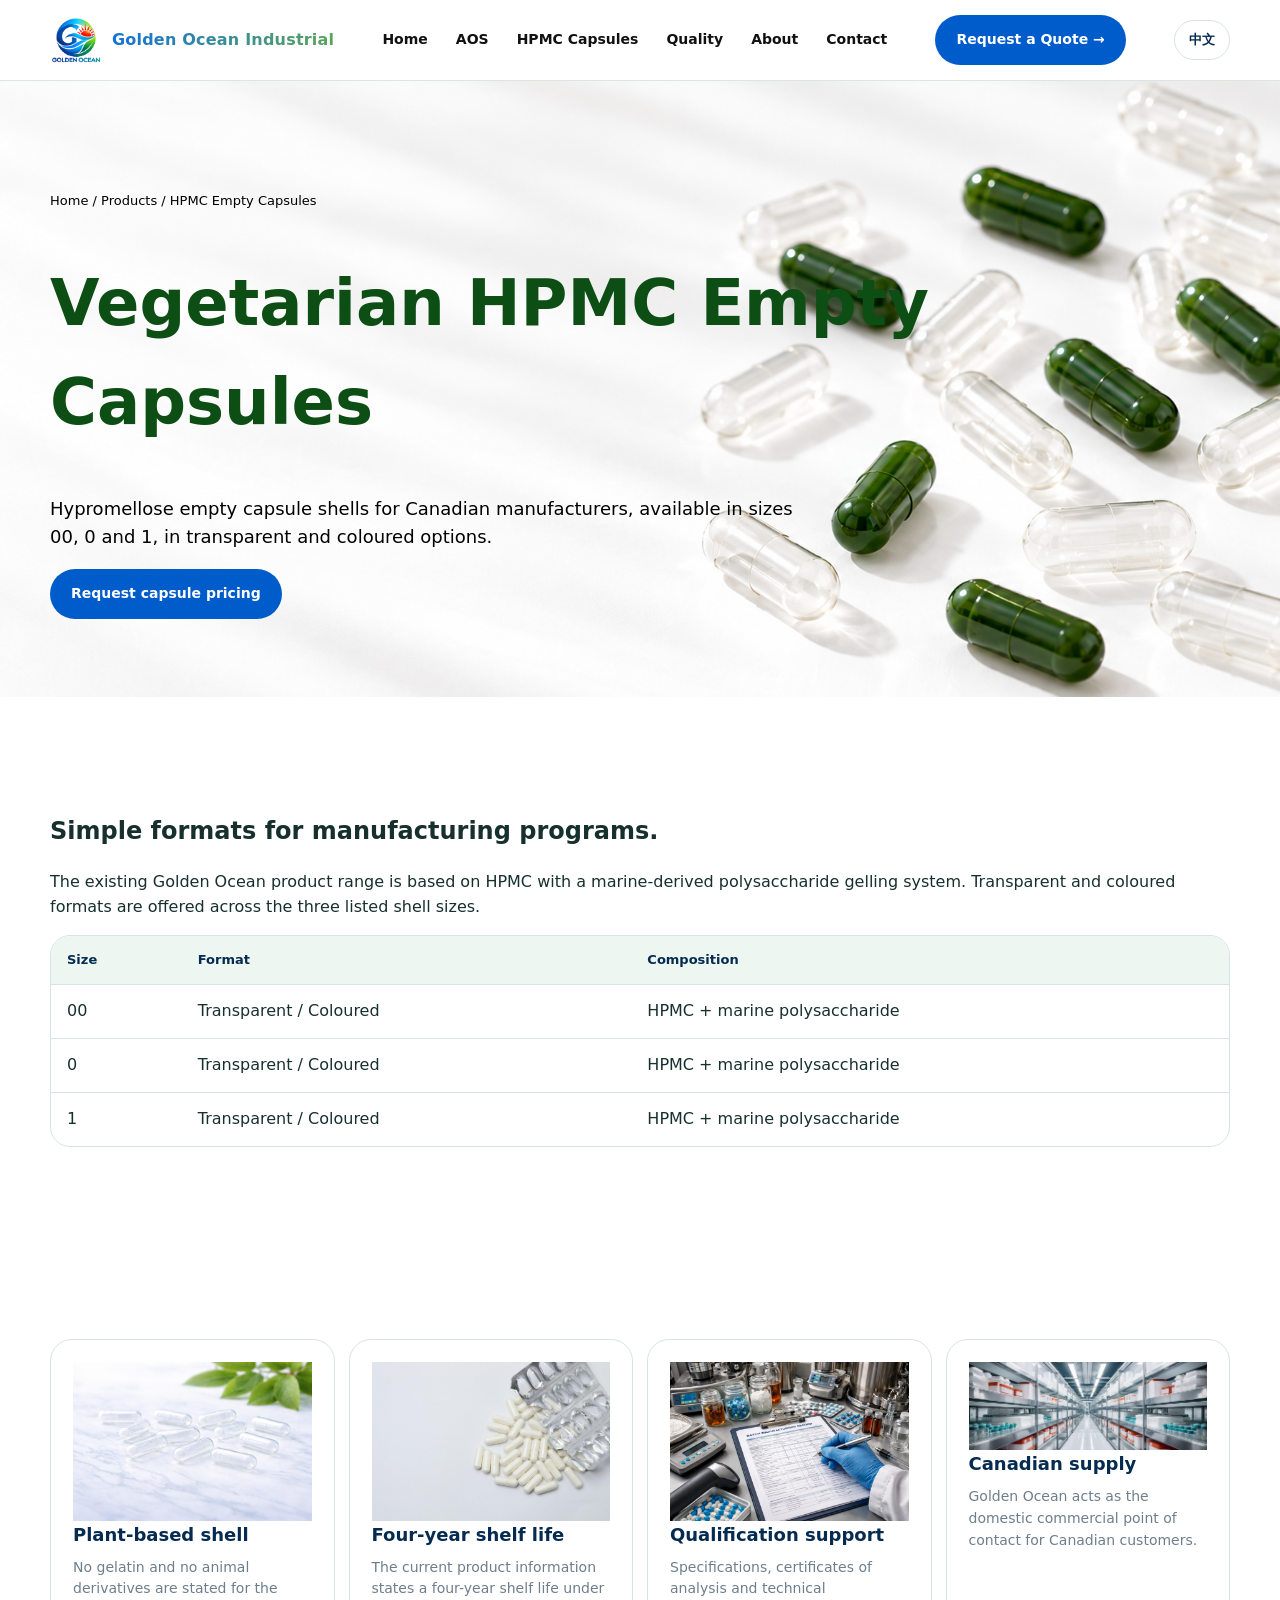
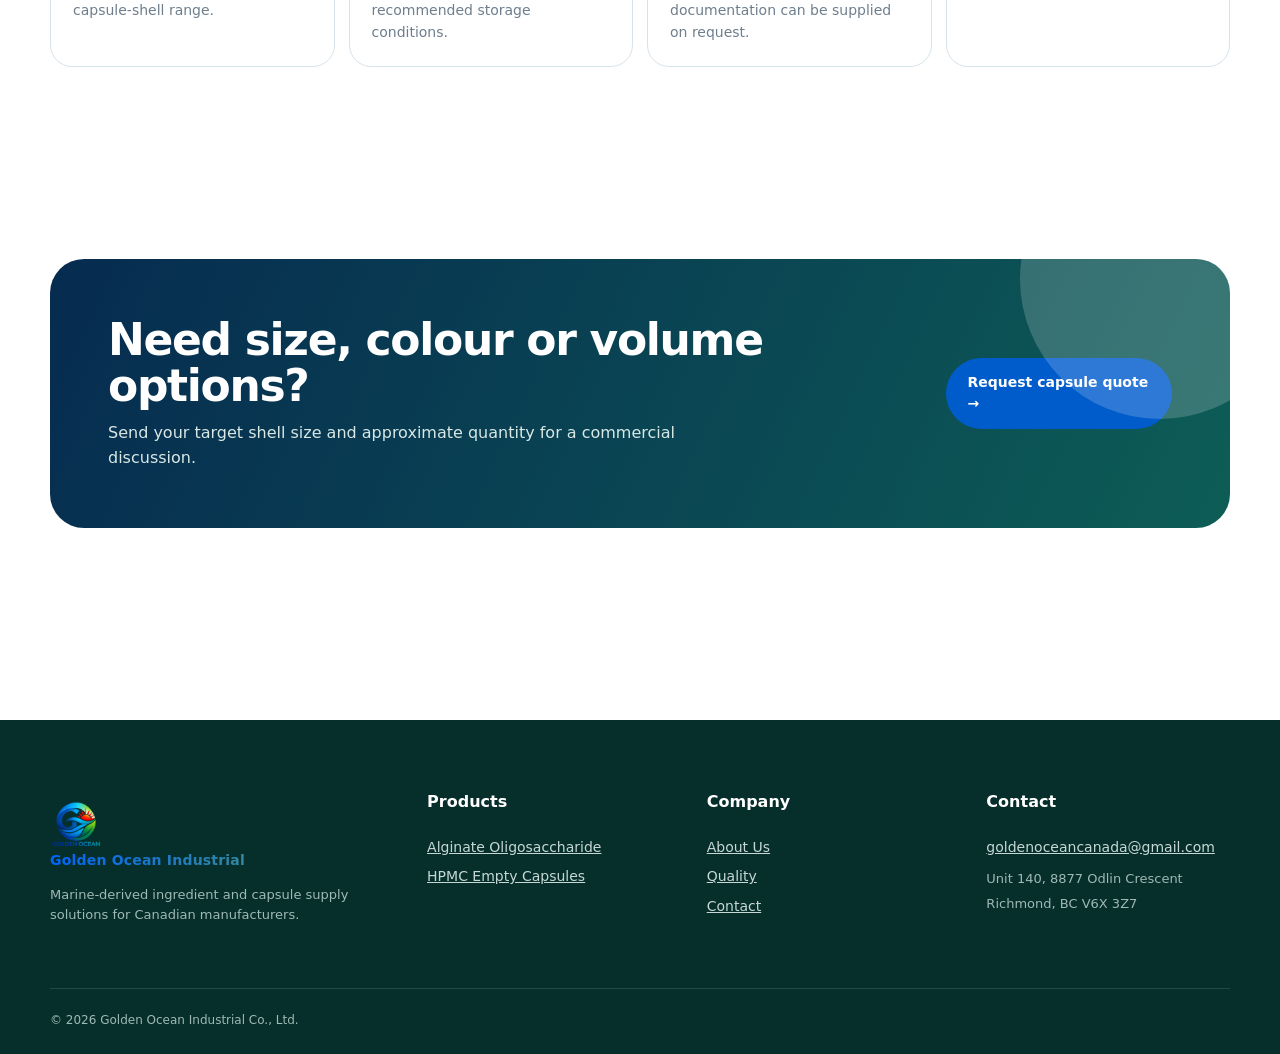
<file: products/hpmc-capsules.html>
<!doctype html>
<html lang="en">

<head>
    <meta charset="utf-8">
    <meta name="viewport" content="width=device-width,initial-scale=1">
    <title>Vegetarian HPMC Empty Capsules | Golden Ocean Industrial</title>
    <meta name="description"
        content="Vegetarian HPMC empty capsule shells in sizes 00, 0 and 1 for Canadian manufacturers.">
    <link rel="stylesheet" href="../assets/css/styles.css">
</head>

<body>
    <nav class="nav">
        <div class="container"><a class="brand" href="../index.html"><img
                    src="../assets/img/golden-ocean-logo.png"><span>Golden Ocean Industrial</span></a><button
                class="menu-toggle">☰</button>
            <div class="navlinks"><a href="../index.html">Home</a><a href="alginate-oligosaccharide.html">AOS</a><a
                    href="hpmc-capsules.html">HPMC Capsules</a><a href="../quality.html">Quality</a><a
                    href="../about.html">About</a><a href="../contact.html">Contact</a></div><a class="btn primary"
                href="../contact.html">Request a Quote →</a>
        </div>
    </nav>
    <header class="page-hero hpmc-hero">
        <div class="container">
            <div class="breadcrumb">Home / Products / HPMC Empty Capsules</div>
      
            <h1>Vegetarian HPMC Empty Capsules</h1>
            <p>Hypromellose empty capsule shells for Canadian manufacturers, available in sizes 00, 0 and 1, in
                transparent and coloured options.</p>
            <div class="actions"><a class="btn primary" href="../contact.html">Request capsule pricing</a></div>
        </div>
    </header>
    <main>
        <section class="section">
            <div class="container">
             
                    <div>
                     
                        <h2>Simple formats for manufacturing programs.</h2>
                    </div>
                    <p>The existing Golden Ocean product range is based on HPMC with a marine-derived polysaccharide
                        gelling system. Transparent and coloured formats are offered across the three listed shell
                        sizes.</p>
              
                <table class="spec-table">
                    <thead>
                        <tr>
                            <th>Size</th>
                            <th>Format</th>
                            <th>Composition</th>
                        </tr>
                    </thead>
                    <tbody>
                        <tr>
                            <td>00</td>
                            <td>Transparent / Coloured</td>
                            <td>HPMC + marine polysaccharide</td>
                        </tr>
                        <tr>
                            <td>0</td>
                            <td>Transparent / Coloured</td>
                            <td>HPMC + marine polysaccharide</td>
                        </tr>
                        <tr>
                            <td>1</td>
                            <td>Transparent / Coloured</td>
                            <td>HPMC + marine polysaccharide</td>
                        </tr>
                    </tbody>
                </table>
            </div>
        </section>
        <section class="section alt">
            <div class="container">
                <div class="feature-grid">
                    <div class="feature">
                      
                        <img src="../assets/img/胶囊壳子.jfif"
         alt="Nutraceuticals"
         class="application-img">
                        <h4>Plant-based shell</h4>
                        <p>No gelatin and no animal derivatives are stated for the capsule-shell range.</p>
                    </div>
                    <div class="feature">
                        <img src="../assets/img/四年.jfif"
         alt="Nutraceuticals"
         class="application-img">
               
                        <h4>Four-year shelf life</h4>
                        <p>The current product information states a four-year shelf life under recommended storage
                            conditions.</p>
                    </div>
                    <div class="feature">
                        <img src="../assets/img/质量.jfif"
         alt="Nutraceuticals"
         class="application-img">
                
                        <h4>Qualification support</h4>
                        <p>Specifications, certificates of analysis and technical documentation can be supplied on
                            request.</p>
                    </div>
                    <div class="feature">
                        <img src="../assets/img/加拿大.jfif"
         alt="Nutraceuticals"
         class="application-img">
                    
                        <h4>Canadian supply</h4>
                        <p>Golden Ocean acts as the domestic commercial point of contact for Canadian customers.</p>
                    </div>
                </div>
            </div>
        </section>
        <section class="section">
            <div class="container">
                <div class="cta">
                    <div>
                        <h2>Need size, colour or volume options?</h2>
                        <p>Send your target shell size and approximate quantity for a commercial discussion.</p>
                    </div><a class="btn primary" href="../contact.html">Request capsule quote →</a>
                </div>
            </div>
        </section>
    </main>
    <footer class="footer">
        <div class="container">
            <div class="footer-grid">
                <div><a class="brand" href="../index.html" style="color:white"><img
                            src="../assets/img/golden-ocean-logo.png" alt="Golden Ocean logo"><span>Golden Ocean Industrial</span></a>
                    <p class="small">Marine-derived ingredient and capsule supply solutions for Canadian manufacturers.
                    </p>
                </div>
                <div>
                    <h4>Products</h4><a href="alginate-oligosaccharide.html">Alginate Oligosaccharide</a><a
                        href="hpmc-capsules.html">HPMC Empty Capsules</a>
                </div>
                <div>
                    <h4>Company</h4><a href="../about.html">About Us</a><a href="../quality.html">Quality</a><a
                        href="../contact.html">Contact</a>
                </div>
                <div>
                    <h4>Contact</h4><a
                        href="mailto:goldenoceancanada@gmail.com">goldenoceancanada@gmail.com</a><span
                        class="small">Unit 140, 8877 Odlin Crescent<br>Richmond, BC V6X 3Z7</span>
                </div>
            </div>
            <div class="footline"><span>© 2026 Golden Ocean Industrial Co., Ltd.</span></div>
        </div>
    </footer>
    <script src="../assets/js/main.js"></script>
</body>

</html>
</file>
<file: assets/css/styles.css>
:root {
  /* 深海蓝主色 */
  --ink: #062B50;
  --ink-2: #0B4778;

  /* 科技青蓝 */
  --lime: #ffffff;

  /* 胶囊 / 暖白色 */
  --cream: #ffffff;

  /* 页面背景 */
  --paper: #ffffff;

  /* 次级文字 */
  --muted: #6E7E8D;

  /* 边框 */
  --line: #D7E3EB;

  /* 蓝色柔光阴影 */
  --shadow: 0 18px 50px rgba(6, 43, 80, 0.16);

  --radius: 26px;
  --font-weight-semibold: 600;
  --font-weight-bold: 700;
  --font-weight-extrabold: 800;
}

* {
  box-sizing: border-box

}

html {
  scroll-behavior: smooth
}

body {
  margin: 0;
  font-family: Inter, ui-sans-serif, system-ui, -apple-system, BlinkMacSystemFont, "Segoe UI", Arial, sans-serif;
  background: var(--paper);
  color: #17302e;
  line-height: 1.55
}



img {
  max-width: 100%;
  display: block
}

.container {
  width: min(1180px, calc(100% - 40px));
  margin: auto
}

.topbar {
  background: var(--lime);
  font-size: 13px;
  color: #143f39
}

.topbar .container {
  display: flex;
  justify-content: space-between;
  gap: 18px;
  padding: 8px 0;
  align-items: center
}

.topbar .right {
  display: flex;
  gap: 18px;
  align-items: center
}

.nav {
  position: sticky;
  top: 0;
  z-index: 30;
  background: rgb(255, 255, 255);
  backdrop-filter: blur(16px);
  border-bottom: 1px solid rgb(219, 230, 226)
}

.nav .container {

  height: 80px;
  display: flex;
  align-items: center;
  justify-content: space-between;
  gap: 24px
}

.brand {
  display: flex;
  align-items: center;
  gap: 10px;
  font-weight: var(--font-weight-extrabold);
  letter-spacing: .2px;
  text-decoration: none;

  background: linear-gradient(90deg, #0064FA 0%, #5AA55A 100%);
  -webkit-background-clip: text;
  -webkit-text-fill-color: transparent;
  background-clip: text;
  color: transparent;
}

.brand img {
  width: 52px;
  height: 52px;
  object-fit: contain;
}

.brand-text {
  background: linear-gradient(
    90deg,
    #0064FA 0%,
    #5AA55A 100%
  );

  -webkit-background-clip: text;
  -webkit-text-fill-color: transparent;

  background-clip: text;
  color: transparent;
}

.navlinks {
  display: flex;
  align-items: center;
  gap: 28px;
  font-size: 14px;
  font-weight: var(--font-weight-semibold);
}

.navlinks a,
.navlinks a:link,
.navlinks a:visited {
  color: #111;
  text-decoration: none;
}

.navlinks a:hover {
  color: var(--ink-2)
}

.language-toggle {
  flex: 0 0 auto;
  border: 1px solid var(--line);
  border-radius: 999px;
  padding: 9px 14px;
  background: white;
  color: var(--ink);
  font: inherit;
  font-size: 13px;
  font-weight: var(--font-weight-semibold);
  cursor: pointer;
}

.language-toggle:hover {
  border-color: var(--ink-2);
  color: var(--ink-2)
}

.navlinks .drop {
  position: relative
}

.navlinks .dropmenu {
  position: absolute;
  top: 26px;
  left: -20px;
  width: 290px;
  background: white;
  border: 1px solid var(--line);
  border-radius: 18px;
  padding: 10px;
  box-shadow: var(--shadow);
  display: none
}

.navlinks .drop:hover .dropmenu {
  display: block
}

.dropmenu a {
  display: block;
  padding: 12px 14px;
  border-radius: 12px
}

.dropmenu a:hover {
  background: #f2f8f4
}

.actions {
  display: flex;
  gap: 60px;
}

.btn {
  display: inline-flex;
  align-items: center;
  justify-content: center;
  gap: 50px;
  border-radius: 999px;
  padding: 13px 20px;
  font-weight: var(--font-weight-extrabold);
  font-size: 14px;
  border: 1px solid transparent;
  transition: .2s
}

.btn.primary {
  background: #005CCB;
  color: #fff;
  text-decoration: none;
}

.btn.primary:hover {
  transform: translateY(-2px);
}

.btn.dark {
  text-decoration: none;
  margin-top: 20px;
  background: var(--ink);
  color: white
}

.btn.outline {
  background: #fff;
  color: #086646;
  border: 1.5px solid #3A8C6F;
  text-decoration: none;
}


/* =========================
   HERO
========================= */

.hero {
  position: relative;
  min-height: 680px;

  /* 把这里换成你的 hero 图片路径 */
  background-image:
   
    url("../img/heroPage.png");

  background-size: cover;
  background-position: center;
  background-repeat: no-repeat;

  overflow: hidden;
}

/* 原来左右分栏，现在取消 */
/* 文字整体居中 */
.hero-content {
  position: relative;
  z-index: 2;

  max-width: 850px;
  margin: 0 auto;
  padding: 200px 20px;

  display: flex;
  flex-direction: column;
  align-items: center;

  text-align: center;
}





/* 主标题 */
.hero h1 {
  font-size: clamp(52px, 6vw, 82px);
  line-height: 0.98;

  margin: 0 0 28px;

  /* letter-spacing: -0.04em;
  background: linear-gradient(
    90deg,
    #0064FA 0%,
    #5AA55A 100%
  );
  -webkit-background-clip: text;
  -webkit-text-fill-color: transparent;
  background-clip: text;
  color: transparent; */
}
.title-blue {
  color: #073763;
}

.title-green {
  color: #087A55;
}

/* 介绍文字 */
.lead {
  max-width: 720px;

  font-size: 18px;
  line-height: 1.65;

  margin: 0 auto 32px;

  color: #001b45;
}

.lead1 {
  max-width: 720px;

  font-size: 25px;
  line-height: 1.65;
  text-wrap: wrap;

  margin: 0 auto 32px;
  font-weight: 600;
  color: #015610;

}

.section {
  padding: 96px 0
}

.section.alt {
  background: var(--cream)
}

.section-title {
  display: grid;
  grid-template-columns: .9fr 1.1fr;
  gap: 30px;
  align-items: center;

  padding: 36px 42px;

  background: rgba(255, 255, 255, 0.659);

  border-radius: 22px;

  backdrop-filter: blur(8px);
  -webkit-backdrop-filter: blur(8px);

  margin-top: -200px;
  margin-bottom: 70px;

  position: relative;
  z-index: 5;
}

.section-title h2 {
  font-size: clamp(26px, 4vw, 46px);
  letter-spacing: -.035em;
  line-height: 1.04;
  margin: 8px 0 0;
  color: var(--ink)
}

.section-title p {
  margin: 0;
  color: var(--muted);
  font-size: 17px;
  max-width: 640px
}

.grid3 {
  display: grid;
  grid-template-columns: repeat(3, minmax(0, 1fr));
  gap: 18px
}

.card {

  padding: 28px;
  background: white;
 
  min-height: 285px;
  position: relative;
  overflow: hidden
}

.card.featured {
  background: var(--lime);
  border-color: transparent
}

.card.dark {
  border-radius: var(--radius);
  border: 1px solid #e6eeeb;
  border-color: transparent
}

.card h3 {
  font-size: 26px;
  line-height: 1.08;
  margin: 54px 0 12px;
  letter-spacing: -.025em
}

.card  p{
  color: #5b6b67;
  margin: 0 0 22px
}


.card.featured p {
  color: #355047
}

.card-link {
  display: inline-flex;
  gap: 8px;
  align-items: center;
  font-size: 20px;
  font-weight: var(--font-weight-extrabold);
  text-decoration: none;
  color: #086646;
}

.story {
  display: grid;
  grid-template-columns: repeat(2, minmax(0, 1fr));
  gap: 30px;
  align-items: stretch
}

.story-visual {
  min-height: 560px;
 
  position: relative;
  overflow: hidden;

  display: flex;
  align-items: center;
  justify-content: center;
}

.story-visual img {
  width: 100%;
  height: 100%;
  object-fit: cover;
}

.story-copy {
  padding: 20px 0 20px 22px
}

.story-copy h2 {
  font-size: 52px;
  line-height: 1.05;
  letter-spacing: -.04em;
  color: var(--ink);
  margin: 12px 0 18px
}

.statrow {
  display: grid;
  grid-template-columns: repeat(2, 1fr);
  gap: 14px;
  margin-top: 30px
}

.stat {
  border: 1px solid var(--line);
  border-radius: 20px;
  padding: 18px;
  background: #fff
}

.stat strong {
  font-size: 28px;
  color: var(--ink);
  display: block
}

.stat span {
  font-size: 13px;
  color: var(--muted)
}

.feature-grid {
  display: grid;
  grid-template-columns: repeat(4, minmax(0, 1fr));
  gap: 14px
}

.feature {
  border: 1px solid var(--line);
  border-radius: 22px;
  padding: 22px;
  background: white
}

.feature h4 {
  font-size: 18px;
  margin: 0 0 8px;
  color: var(--ink)
}

.feature p {
  font-size: 14px;
  color: var(--muted);
  margin: 0
}

.cta {
  background: linear-gradient(115deg, var(--ink), #0d5d56);
  color: white;
  border-radius: 34px;
  padding: 58px;
  display: flex;
  justify-content: space-between;
  align-items: center;
  gap: 30px;
  overflow: hidden;
  position: relative
}

.cta:after {
  content: "";
  position: absolute;
  width: 280px;
  height: 280px;
  border-radius: 50%;
  background: var(--lime);
  opacity: .18;
  right: -70px;
  top: -120px
}

.cta h2 {
  font-size: 44px;
  line-height: 1.05;
  margin: 0 0 12px;
  letter-spacing: -.03em
}

.cta p {
  color: #d8e8e5;
  margin: 0;
  max-width: 660px
}

.footer {
  background: #062f2c;
  color: #d7e7e4;
  padding: 70px 0 24px;
  margin-top: 96px
}

.footer-grid {
  display: grid;
  grid-template-columns: minmax(0, 1.4fr) repeat(3, minmax(0, 1fr));
  gap: 36px
}

.footer h4 {
  color: white;
  margin-top: 0
}

.footer a {
  display: block;
  margin: 8px 0;
  color: #c6d8d5;
  font-size: 14px
}

.footer .small {
  font-size: 13px;
  color: #9fb9b5
}

.footline {
  border-top: 1px solid rgba(255, 255, 255, .12);
  margin-top: 50px;
  padding-top: 22px;
  font-size: 12px;
  color: #9fb9b5;
  display: flex;
  justify-content: space-between;
  gap: 20px
}


.page-hero {
    padding: 110px 0 78px;
    background-image: url("../img/AOS-HERO.png");
    background-size: cover;
    background-position: center;
    background-repeat: no-repeat;
}

/* HPMC Capsules Hero Background */
/* HPMC Capsules Hero Background */
.page-hero.hpmc-hero {
    background-image: url("../img/胶囊-HERO.png") !important;
    background-size: cover;
    background-position: center;
    background-repeat: no-repeat;
}
.page-hero.quality-hero {
    background-image: url("../img/heroPage.png") !important;
    background-size: cover;
    background-position: center;
    background-repeat: no-repeat;
}
.page-hero h1 {
  font-size: 64px;
  max-width: 900px;
  color: #0c4e13;
}

.page-hero p {
  font-size: 18px;
  max-width: 760px;
  color: #000000
}

.breadcrumb {
  font-size: 13px;
  color: #000000;
  margin-bottom: 24px
}

.two-col {
  display: grid;
  grid-template-columns: repeat(2, minmax(0, 1fr));
  gap: 50px;
  align-items: start
}

.prose h2 {
  font-size: 40px;
  color: var(--ink);
  letter-spacing: -.03em
}

.prose h3 {
  font-size: 24px;
  color: var(--ink);
  margin-top: 36px
}

.prose p,
.prose li {
  color: #536662
}

.prose ul {
  padding-left: 20px
}

.spec-table {
  width: 100%;
  border-collapse: separate;
  border-spacing: 0;
  border: 1px solid var(--line);
  border-radius: 20px;
  overflow: hidden;
  background: white
}

.spec-table th,
.spec-table td {
  padding: 14px 16px;
  border-bottom: 1px solid var(--line);
  text-align: left
}

.spec-table th {
  background: #eef6f2;
  color: var(--ink);
  font-size: 13px
}

.spec-table tr:last-child td {
  border-bottom: 0
}

.notice {
  padding: 18px 20px;
  border-radius: 18px;
  background: #fff7db;
  border: 1px solid #ead9a3;
  color: #664f00;
  font-size: 14px
}

.downloads {
  display: grid;
  grid-template-columns: repeat(3, minmax(0, 1fr));
  gap: 16px
}

.download {
  border: 1px solid var(--line);
  border-radius: 18px;
  padding: 20px;
  background: white
}

.download strong {
  display: block;
  color: var(--ink);
  margin-bottom: 6px
}

.download span {
  font-size: 13px;
  color: var(--muted)
}

.formgrid {
  display: grid;
  grid-template-columns: repeat(2, minmax(0, 1fr));
  gap: 16px
}

.field {
  display: flex;
  flex-direction: column;
  gap: 7px
}

.field.full {
  grid-column: 1/-1
}

.field label {
  font-size: 13px;
  font-weight: var(--font-weight-bold);
  color: var(--ink)
}

input,
select,
textarea {
  width: 100%;
  padding: 13px 14px;
  border: 1px solid #cfe0dc;
  border-radius: 12px;
  font: inherit;
  background: white
}

textarea {
  min-height: 140px;
  resize: vertical
}

.menu-toggle {
  display: none;
  background: none;
  border: 0;
  font-size: 28px;
  color: var(--ink)
}

@media(max-width:1024px) {
  .nav .container {
    gap: 16px
  }

  .language-toggle {
    margin-left: auto
  }

  .navlinks {
    display: none;
    position: absolute;
    top: 80px;
    left: 0;
    right: 0;
    background: white;
    padding: 20px;
    flex-direction: column;
    align-items: flex-start;
    border-bottom: 1px solid var(--line);
    max-height: calc(100vh - 80px);
    overflow-y: auto
  }

  .navlinks.open {
    display: flex
  }

  .navlinks .drop {
    width: 100%
  }

  .navlinks .dropmenu {
    position: static;
    display: block;
    width: 100%;
    padding: 4px 0 0;
    border: 0;
    box-shadow: none
  }

  .menu-toggle {
    display: block
  }

  .nav .btn.primary {
    display: none
  }

  .section-title,
  .story,
  .two-col {
    grid-template-columns: minmax(0, 1fr)
  }

  .hero {
    min-height: 0
  }

  .hero-content {
    padding: clamp(100px, 16vw, 160px) 20px
  }

  .grid3,
  .feature-grid,
  .downloads {
    grid-template-columns: repeat(2, minmax(0, 1fr))
  }

  .story-copy {
    padding-left: 0
  }

  .page-hero {
    padding: clamp(72px, 10vw, 110px) 0 clamp(48px, 7vw, 78px)
  }

  .page-hero h1 {
    font-size: clamp(2.5rem, 6vw, 4rem)
  }

  .footer-grid {
    grid-template-columns: repeat(2, minmax(0, 1fr))
  }

  .cta {
    padding: clamp(28px, 5vw, 38px);
    align-items: flex-start;
    flex-direction: column
  }

  .footline {
    flex-wrap: wrap
  }
}

@media(max-width:640px) {
  .container {
    width: min(1180px, calc(100% - 32px))
  }

  .topbar .right {
    display: none
  }

  .grid3,
  .feature-grid,
  .downloads,
  .formgrid,
  .statrow,
  .footer-grid {
    grid-template-columns: 1fr
  }

  .hero h1 {
    font-size: clamp(2.25rem, 9vw, 3.25rem)
  }

  .hero-content {
    padding: clamp(88px, 20vw, 128px) 16px
  }

  .lead1 {
    font-size: clamp(18px, 4vw, 25px)
  }

  .hero .lead {
    font-size: 16px
  }

  .section {
    padding: 64px 0
  }

  .section-title {
    padding: 28px 24px;
    margin-top: 0;
    margin-bottom: 40px
  }

  .card {
    padding: 22px
  }

  .card h3 {
    margin-top: 32px
  }

  .story-visual {
    min-height: 360px
  }

  .story-copy h2,
  .section-title h2,
  .prose h2 {
    font-size: clamp(2rem, 7vw, 2.5rem)
  }

  .page-hero {
    padding: 64px 0 48px
  }

  .page-hero h1 {
    font-size: clamp(2rem, 8vw, 3rem)
  }

  .page-hero p {
    font-size: 16px
  }

  .two-col {
    gap: 32px
  }

  .spec-table th,
  .spec-table td {
    padding: 10px 8px;
    font-size: 13px;
    overflow-wrap: anywhere
  }

  .actions {
    gap: 12px;
    flex-wrap: wrap
  }

  .cta {
    padding: 28px 22px;
    border-radius: 24px
  }

  .cta h2 {
    font-size: clamp(1.75rem, 7vw, 2.25rem)
  }

  .footline {
    flex-direction: column
  }
}

@media(max-width:420px) {
  .container {
    width: min(1180px, calc(100% - 28px))
  }

  .nav .container {
    gap: 10px
  }

  .brand {
    gap: 6px;
    font-size: 14px
  }

  .brand img {
    width: 44px;
    height: 44px
  }

  .menu-toggle {
    padding: 6px;
    font-size: 24px
  }

  .grid3,
  .feature-grid,
  .downloads,
  .formgrid,
  .statrow,
  .footer-grid {
    grid-template-columns: minmax(0, 1fr)
  }

  .section-title {
    padding: 24px 18px
  }

  .story-visual {
    min-height: 280px
  }

  .notice {
    padding: 16px
  }
}
</file>
